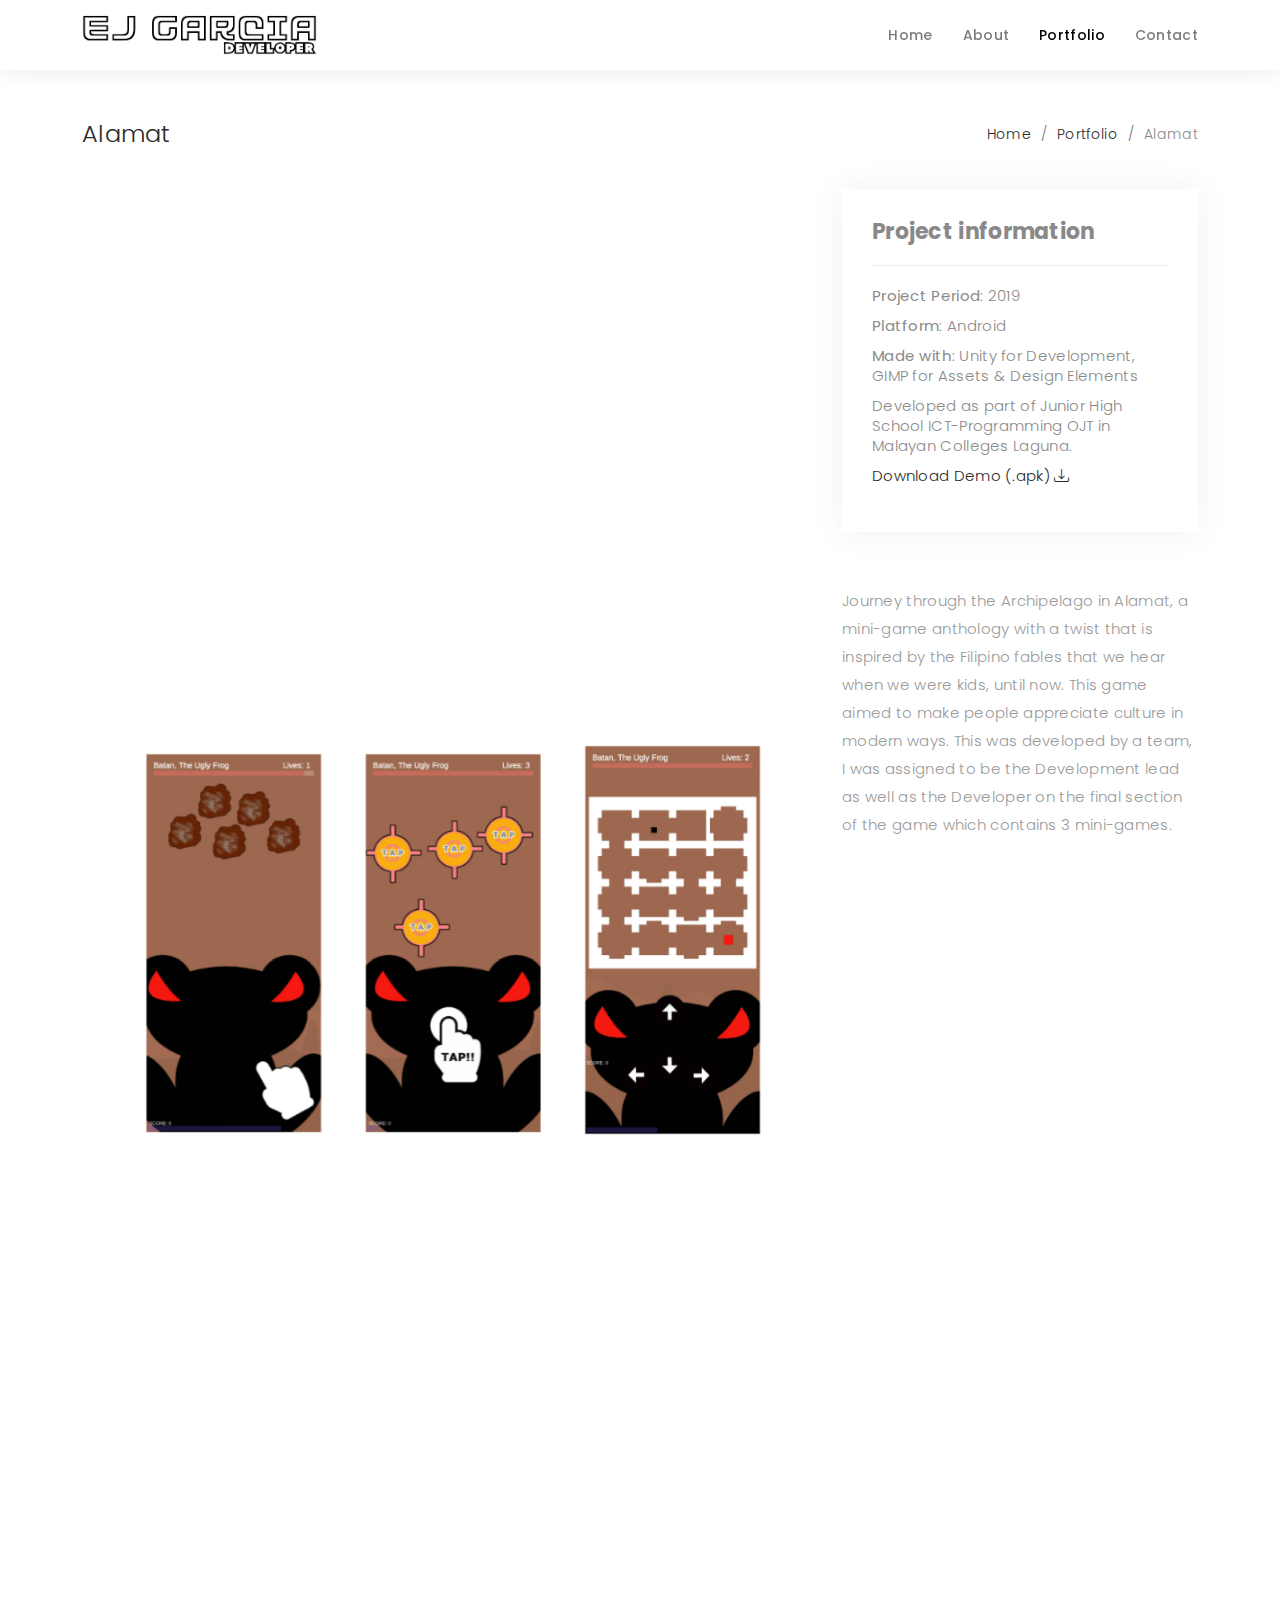
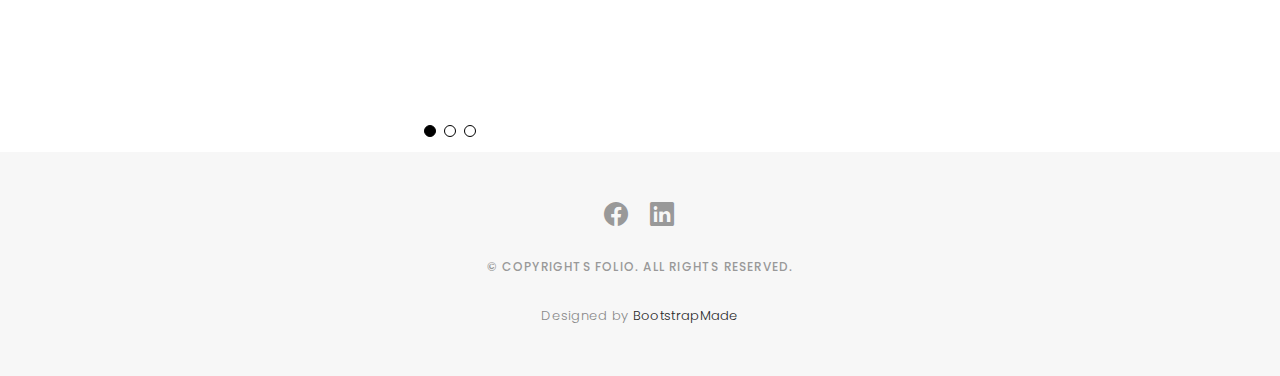
<file: ALdetails.html>
<!DOCTYPE html>
<html lang="en">

<head>
  <meta charset="utf-8">
  <meta content="width=device-width, initial-scale=1.0" name="viewport">

  <title>Alamat | Projects</title>
  <meta content="" name="description">
  <meta content="" name="keywords">

  <!-- Favicons -->
  <link href="assets/img/favicon.png" rel="icon">
  <link href="assets/img/apple-touch-icon.png" rel="apple-touch-icon">

  <!-- Google Fonts -->
  <link href="https://fonts.googleapis.com/css?family=Poppins:300,300i,400,400i,500,500i,600,600i,700,700i|Playfair+Display:400,400i,500,500i,600,600i,700,700i,900,900i" rel="stylesheet">

  <!-- Vendor CSS Files -->
  <link href="assets/vendor/bootstrap/css/bootstrap.min.css" rel="stylesheet">
  <link href="assets/vendor/bootstrap-icons/bootstrap-icons.css" rel="stylesheet">
  <link href="assets/vendor/boxicons/css/boxicons.min.css" rel="stylesheet">
  <link href="assets/vendor/glightbox/css/glightbox.min.css" rel="stylesheet">
  <link href="assets/vendor/swiper/swiper-bundle.min.css" rel="stylesheet">

  <!-- Template Main CSS File -->
  <link href="assets/css/style.css" rel="stylesheet">

  <!-- =======================================================
  * Template Name: Folio - v4.10.0
  * Template URL: https://bootstrapmade.com/folio-bootstrap-portfolio-template/
  * Author: BootstrapMade.com
  * License: https://bootstrapmade.com/license/
  ======================================================== -->
</head>

<body>

  <!-- ======= Header ======= -->
  <header id="header" class="fixed-top header-inner-pages">
    <div class="container d-flex align-items-center justify-content-between">

      <a href="index.html" class="logo"><img src="assets/img/logo.png" alt="" class="img-fluid"></a>
      <!-- Uncomment below if you prefer to use an text logo -->
      <!-- <h1 class="logo"><a href="index.html">Folio</a></h1> -->

      <nav id="navbar" class="navbar">
        <ul>
          <li><a class="nav-link scrollto " href="index.html#hero">Home</a></li>
          <li><a class="nav-link scrollto" href="index.html#about">About</a></li>
          <li><a class="nav-link active  scrollto" href="index.html#portfolio">Portfolio</a></li>
          <li><a class="nav-link scrollto" href="index.html#contact">Contact</a></li>
        </ul>
        <i class="bi bi-list mobile-nav-toggle"></i>
      </nav><!-- .navbar -->

    </div>
  </header><!-- End Header -->

  <main id="main">

    <!-- ======= Breadcrumbs Section ======= -->
    <section class="breadcrumbs">
      <div class="container">

        <div class="d-flex justify-content-between align-items-center">
          <h2>Alamat</h2>
          <ol>
            <li><a href="index.html">Home</a></li>
            <li><a href="index.html#portfolio">Portfolio</a></li>
            <li>Alamat</li>
          </ol>
        </div>

      </div>
    </section><!-- Breadcrumbs Section -->

    <!-- ======= Portfolio Details Section ======= -->
    <section id="portfolio-details" class="portfolio-details">
      <div class="container">

        <div class="row gy-4">

          <div class="col-lg-8">
            <div class="portfolio-details-slider swiper">
              <div class="swiper-wrapper align-items-center">

                <div class="swiper-slide">
                  <img src="assets/img/portfolio/AL-1.png" alt="">
                </div>

                <div class="swiper-slide">
                  <img src="assets/img/portfolio/AL-2.png" alt="">
                </div>

                <div class="swiper-slide">
                  <img src="assets/img/portfolio/AL-3.png" alt="">
                </div>

              </div>
              <div class="swiper-pagination"></div>
            </div>
          </div>

          <div class="col-lg-4">
            <div class="portfolio-info">
              <h3>Project information</h3>
              <ul>
                <li><strong>Project Period</strong>: 2019</li>
                <li><strong>Platform</strong>: Android</li>
                <li><strong>Made with</strong>: Unity for Development, GIMP for Assets & Design Elements</li>
                <li><strong></strong>Developed as part of Junior High School ICT-Programming OJT in Malayan Colleges Laguna.</li>
                <li></li>
                <a href="https://bit.ly/AL2019Demo" title="Download Demo" target="_blank"> Download Demo (.apk)  <i class="bi bi-download"></i></a>
              </ul>
            </div>
            <div class="portfolio-description">
              <p>
                Journey through the Archipelago in Alamat, a mini-game anthology with a twist that is inspired by the Filipino fables that we hear when we were kids, until now. This game aimed to make people appreciate culture in modern ways. This was developed by a team, I was assigned to be the Development lead as well as the Developer on the final section of the game which contains 3 mini-games.
              </p>
            </div>
          </div>

        </div>

      </div>
    </section><!-- End Portfolio Details Section -->

  </main><!-- End #main -->

<!-- ======= Footer ======= -->
<div id="footer" class="text-center">
  <div class="container">
    <div class="socials-media text-center">

      <ul class="list-unstyled">
        <li><a href="https://www.facebook.com/ejgarcia0155/"><i class="bi bi-facebook"></i></a></li>
        <li><a href="https://www.linkedin.com/in/ejgarcia0155/"><i class="bi bi-linkedin"></i></a></li>
      </ul>

    </div>

    <p>&copy; Copyrights Folio. All rights reserved.</p>

    <div class="credits">
      <!--
      All the links in the footer should remain intact.
      You can delete the links only if you purchased the pro version.
      Licensing information: https://bootstrapmade.com/license/
      Purchase the pro version with working PHP/AJAX contact form: https://bootstrapmade.com/buy/?theme=Folio
    -->
      Designed by <a href="https://bootstrapmade.com/">BootstrapMade</a>
    </div>

  </div>
</div><!-- End Footer -->

<a href="#" class="back-to-top d-flex align-items-center justify-content-center"><i class="bi bi-arrow-up-short"></i></a>

<!-- Vendor JS Files -->
<script src="assets/vendor/bootstrap/js/bootstrap.bundle.min.js"></script>
<script src="assets/vendor/glightbox/js/glightbox.min.js"></script>
<script src="assets/vendor/isotope-layout/isotope.pkgd.min.js"></script>
<script src="assets/vendor/swiper/swiper-bundle.min.js"></script>
<script src="assets/vendor/typed.js/typed.min.js"></script>
<script src="assets/vendor/php-email-form/validate.js"></script>

<!-- Template Main JS File -->
<script src="assets/js/main.js"></script>

</body>

</html>
</file>
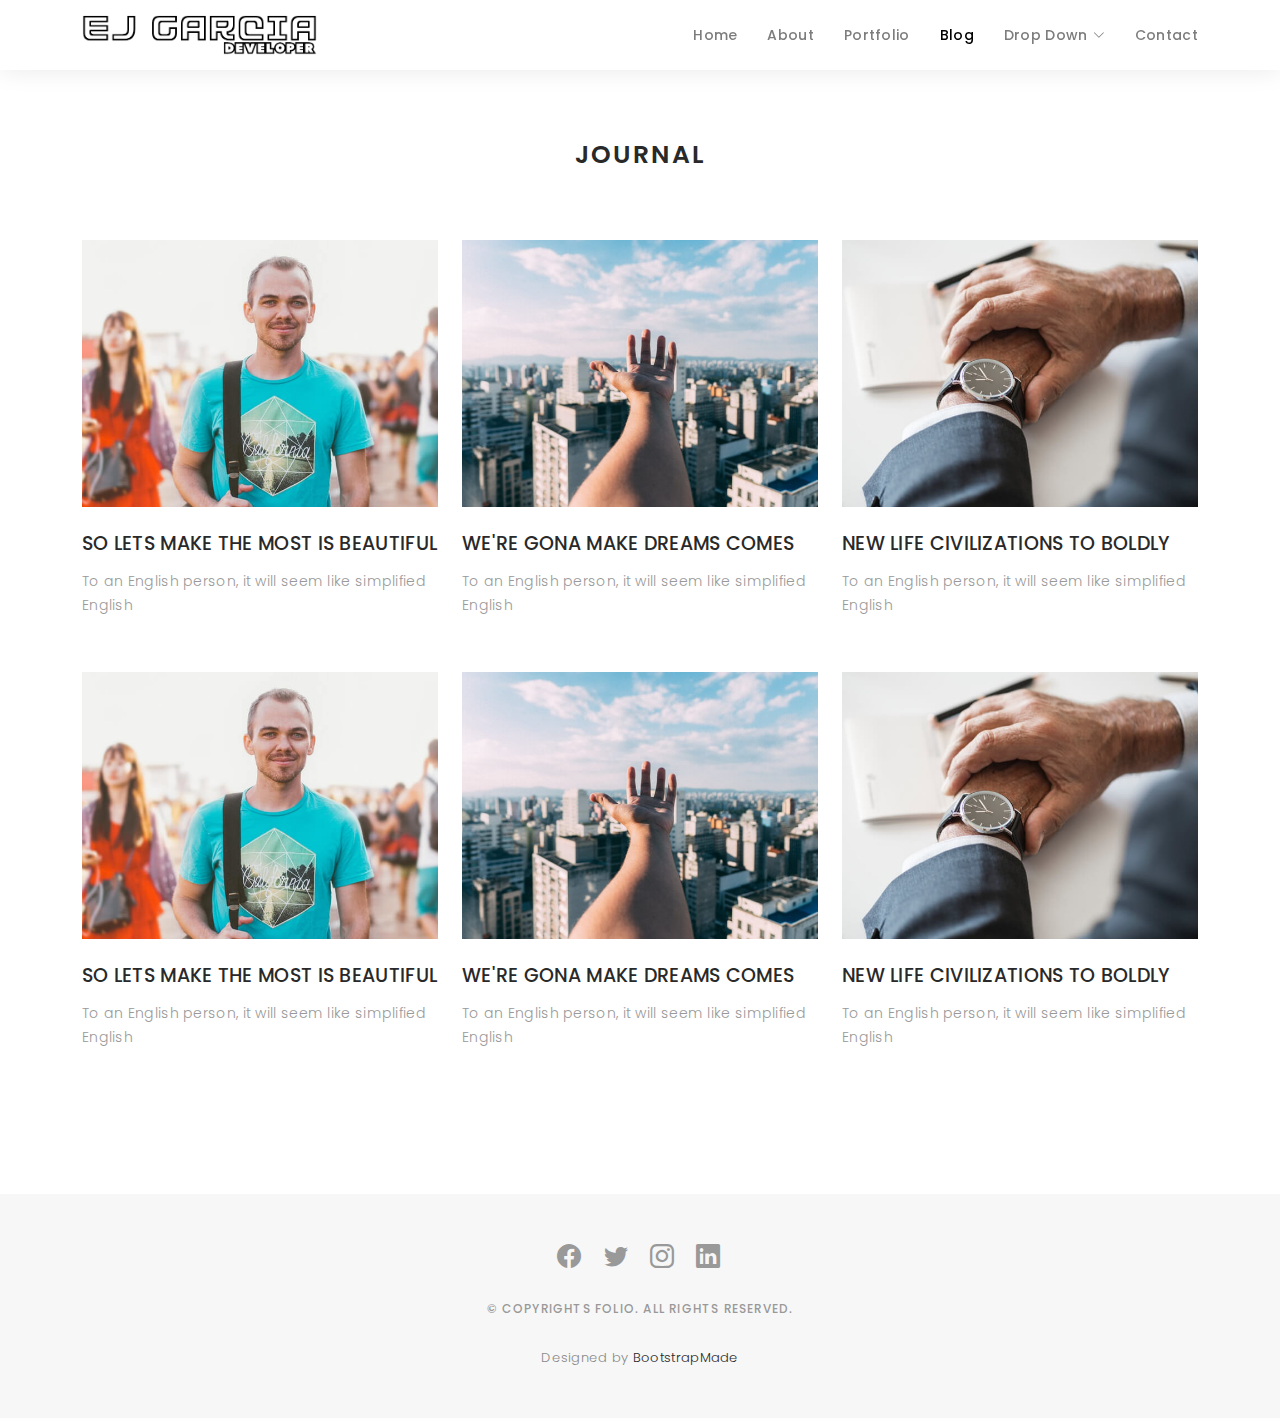
<file: blog-grid.html>
<!DOCTYPE html>
<html lang="en">

<head>
  <meta charset="utf-8">
  <meta content="width=device-width, initial-scale=1.0" name="viewport">

  <title>Folio Bootstrap Template - Blog Grid</title>
  <meta content="" name="description">
  <meta content="" name="keywords">

  <!-- Favicons -->
  <link href="assets/img/favicon.png" rel="icon">
  <link href="assets/img/apple-touch-icon.png" rel="apple-touch-icon">

  <!-- Google Fonts -->
  <link href="https://fonts.googleapis.com/css?family=Poppins:300,300i,400,400i,500,500i,600,600i,700,700i|Playfair+Display:400,400i,500,500i,600,600i,700,700i,900,900i" rel="stylesheet">

  <!-- Vendor CSS Files -->
  <link href="assets/vendor/bootstrap/css/bootstrap.min.css" rel="stylesheet">
  <link href="assets/vendor/bootstrap-icons/bootstrap-icons.css" rel="stylesheet">
  <link href="assets/vendor/boxicons/css/boxicons.min.css" rel="stylesheet">
  <link href="assets/vendor/glightbox/css/glightbox.min.css" rel="stylesheet">
  <link href="assets/vendor/swiper/swiper-bundle.min.css" rel="stylesheet">

  <!-- Template Main CSS File -->
  <link href="assets/css/style.css" rel="stylesheet">

  <!-- =======================================================
  * Template Name: Folio - v4.10.0
  * Template URL: https://bootstrapmade.com/folio-bootstrap-portfolio-template/
  * Author: BootstrapMade.com
  * License: https://bootstrapmade.com/license/
  ======================================================== -->
</head>

<body>

  <!-- ======= Header ======= -->
  <header id="header" class="fixed-top header-inner-pages">
    <div class="container d-flex align-items-center justify-content-between">

      <a href="index.html" class="logo"><img src="assets/img/logo.png" alt="" class="img-fluid"></a>
      <!-- Uncomment below if you prefer to use an text logo -->
      <!-- <h1 class="logo"><a href="index.html">Folio</a></h1> -->

      <nav id="navbar" class="navbar">
        <ul>
          <li><a class="nav-link scrollto " href="#hero">Home</a></li>
          <li><a class="nav-link scrollto" href="#about">About</a></li>
          <li><a class="nav-link  scrollto" href="#portfolio">Portfolio</a></li>
          <li><a class="nav-link active  scrollto" href="#journal">Blog</a></li>
          <li class="dropdown"><a href="#"><span>Drop Down</span> <i class="bi bi-chevron-down"></i></a>
            <ul>
              <li><a href="#">Drop Down 1</a></li>
              <li class="dropdown"><a href="#"><span>Deep Drop Down</span> <i class="bi bi-chevron-right"></i></a>
                <ul>
                  <li><a href="#">Deep Drop Down 1</a></li>
                  <li><a href="#">Deep Drop Down 2</a></li>
                  <li><a href="#">Deep Drop Down 3</a></li>
                  <li><a href="#">Deep Drop Down 4</a></li>
                  <li><a href="#">Deep Drop Down 5</a></li>
                </ul>
              </li>
              <li><a href="#">Drop Down 2</a></li>
              <li><a href="#">Drop Down 3</a></li>
              <li><a href="#">Drop Down 4</a></li>
            </ul>
          </li>
          <li><a class="nav-link scrollto" href="#contact">Contact</a></li>
        </ul>
        <i class="bi bi-list mobile-nav-toggle"></i>
      </nav><!-- .navbar -->

    </div>
  </header><!-- End Header -->

  <main id="main">

    <!-- ======= Blog Grid ======= -->
    <div id="journal-blog" class="text-left  paddsections">

      <div class="container">
        <div class="section-title text-center">
          <h2>journal</h2>
        </div>
      </div>

      <div class="container">
        <div class="journal-block">
          <div class="row">

            <div class="col-lg-4 col-md-6">
              <div class="journal-info mb-30">

                <a href="blog-single.html"><img src="assets/img/blog-post-1.jpg" class="img-responsive" alt="img"></a>

                <div class="journal-txt">

                  <h4><a href="blog-single.html">SO LETS MAKE THE MOST IS BEAUTIFUL</a></h4>
                  <p class="separator">To an English person, it will seem like simplified English
                  </p>

                </div>

              </div>
            </div>

            <div class="col-lg-4 col-md-6">
              <div class="journal-info mb-30">

                <a href="blog-single.html"><img src="assets/img/blog-post-2.jpg" class="img-responsive" alt="img"></a>

                <div class="journal-txt">

                  <h4><a href="blog-single.html">WE'RE GONA MAKE DREAMS COMES</a></h4>
                  <p class="separator">To an English person, it will seem like simplified English
                  </p>

                </div>

              </div>
            </div>

            <div class="col-lg-4 col-md-6">
              <div class="journal-info mb-30">

                <a href="blog-single.html"><img src="assets/img/blog-post-3.jpg" class="img-responsive" alt="img"></a>

                <div class="journal-txt">

                  <h4><a href="blog-single.html">NEW LIFE CIVILIZATIONS TO BOLDLY</a></h4>
                  <p class="separator">To an English person, it will seem like simplified English
                  </p>

                </div>

              </div>
            </div>

            <div class="col-lg-4 col-md-6">
              <div class="journal-info mb-30">

                <a href="blog-single.html"><img src="assets/img/blog-post-1.jpg" class="img-responsive" alt="img"></a>

                <div class="journal-txt">

                  <h4><a href="blog-single.html">SO LETS MAKE THE MOST IS BEAUTIFUL</a></h4>
                  <p class="separator">To an English person, it will seem like simplified English
                  </p>

                </div>

              </div>
            </div>

            <div class="col-lg-4 col-md-6">
              <div class="journal-info mb-30">

                <a href="blog-single.html"><img src="assets/img/blog-post-2.jpg" class="img-responsive" alt="img"></a>

                <div class="journal-txt">

                  <h4><a href="blog-single.html">WE'RE GONA MAKE DREAMS COMES</a></h4>
                  <p class="separator">To an English person, it will seem like simplified English
                  </p>

                </div>

              </div>
            </div>

            <div class="col-lg-4 col-md-6">
              <div class="journal-info mb-30">

                <a href="blog-single.html"><img src="assets/img/blog-post-3.jpg" class="img-responsive" alt="img"></a>

                <div class="journal-txt">

                  <h4><a href="blog-single.html">NEW LIFE CIVILIZATIONS TO BOLDLY</a></h4>
                  <p class="separator">To an English person, it will seem like simplified English
                  </p>

                </div>

              </div>
            </div>

          </div>
        </div>
      </div>
    </div><!-- End Blog Grid -->

  </main><!-- End #main -->

  <!-- ======= Footer ======= -->
  <div id="footer" class="text-center">
    <div class="container">
      <div class="socials-media text-center">

        <ul class="list-unstyled">
          <li><a href="#"><i class="bi bi-facebook"></i></a></li>
          <li><a href="#"><i class="bi bi-twitter"></i></a></li>
          <li><a href="#"><i class="bi bi-instagram"></i></a></li>
          <li><a href="#"><i class="bi bi-linkedin"></i></a></li>
        </ul>

      </div>

      <p>&copy; Copyrights Folio. All rights reserved.</p>

      <div class="credits">
        <!--
        All the links in the footer should remain intact.
        You can delete the links only if you purchased the pro version.
        Licensing information: https://bootstrapmade.com/license/
        Purchase the pro version with working PHP/AJAX contact form: https://bootstrapmade.com/buy/?theme=Folio
      -->
        Designed by <a href="https://bootstrapmade.com/">BootstrapMade</a>
      </div>

    </div>
  </div><!-- End Footer -->

  <a href="#" class="back-to-top d-flex align-items-center justify-content-center"><i class="bi bi-arrow-up-short"></i></a>

  <!-- Vendor JS Files -->
  <script src="assets/vendor/bootstrap/js/bootstrap.bundle.min.js"></script>
  <script src="assets/vendor/glightbox/js/glightbox.min.js"></script>
  <script src="assets/vendor/isotope-layout/isotope.pkgd.min.js"></script>
  <script src="assets/vendor/swiper/swiper-bundle.min.js"></script>
  <script src="assets/vendor/typed.js/typed.min.js"></script>
  <script src="assets/vendor/php-email-form/validate.js"></script>

  <!-- Template Main JS File -->
  <script src="assets/js/main.js"></script>

</body>

</html>
</file>
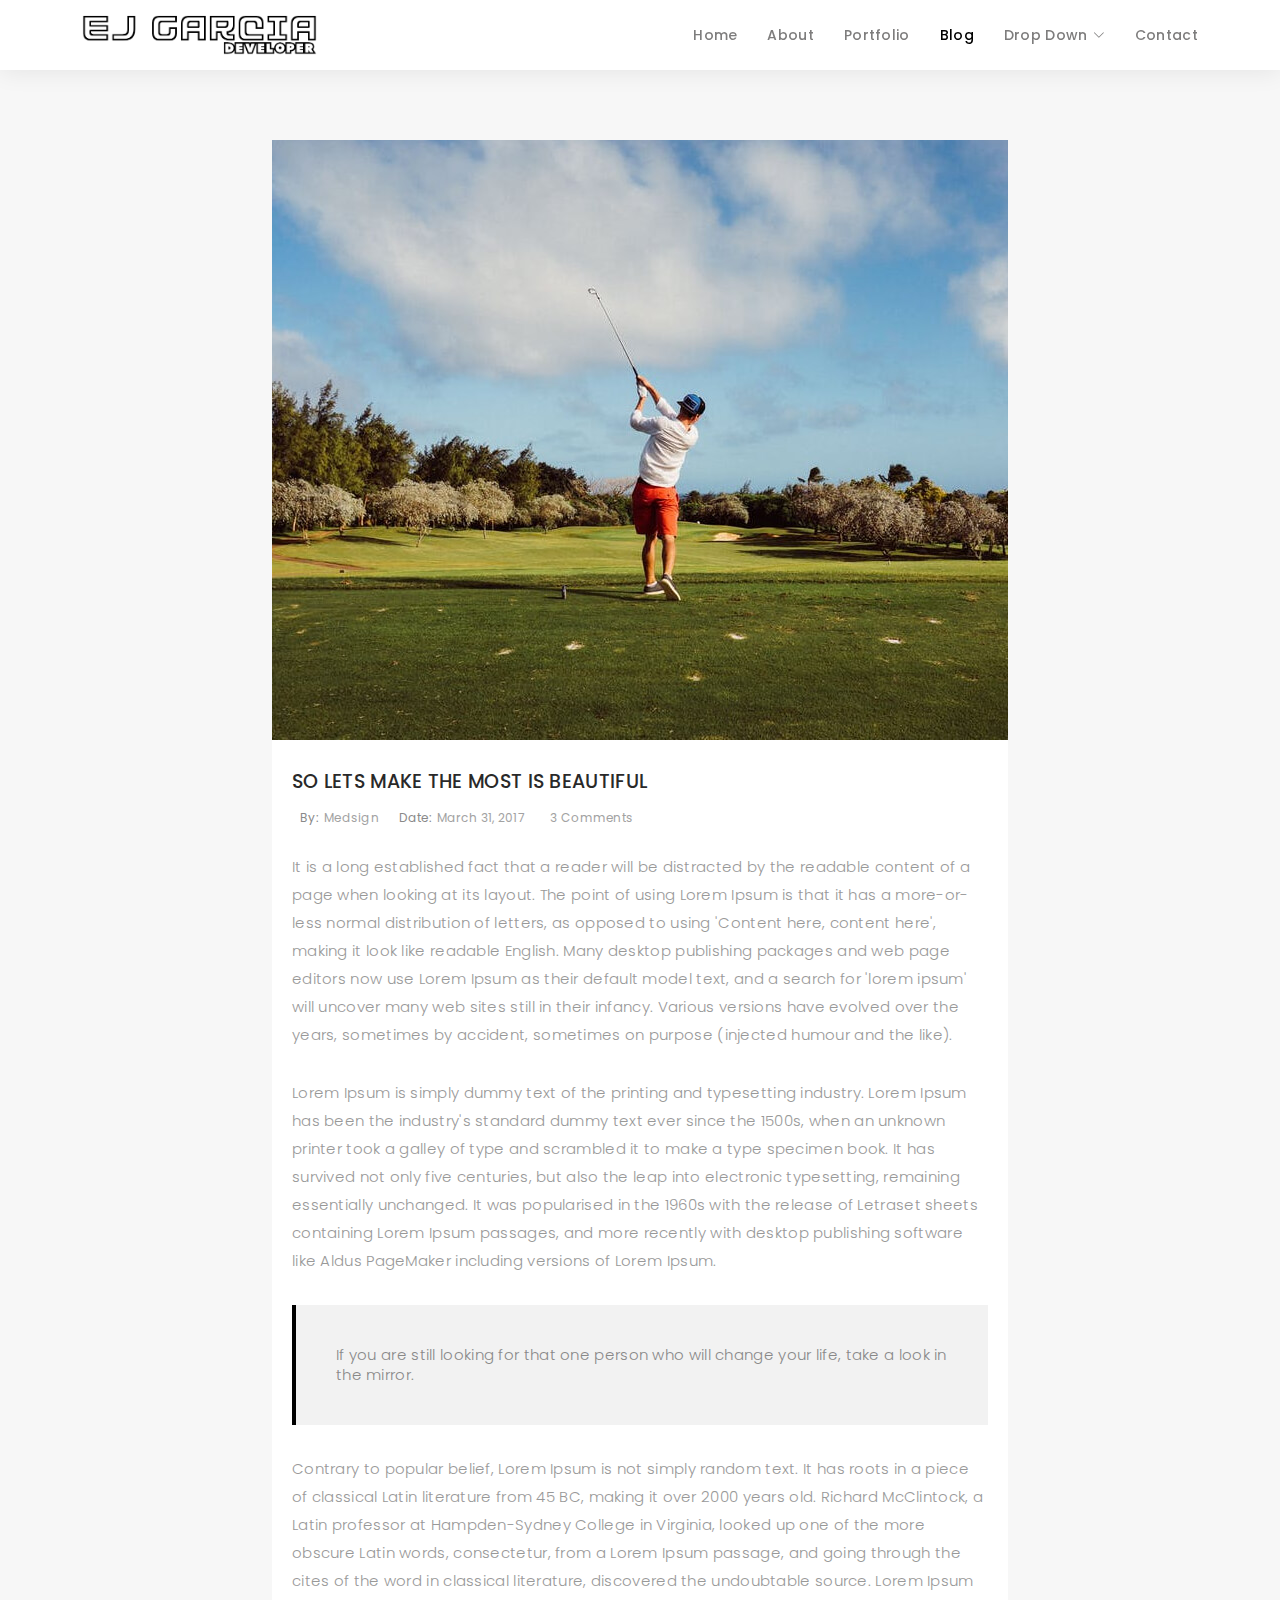
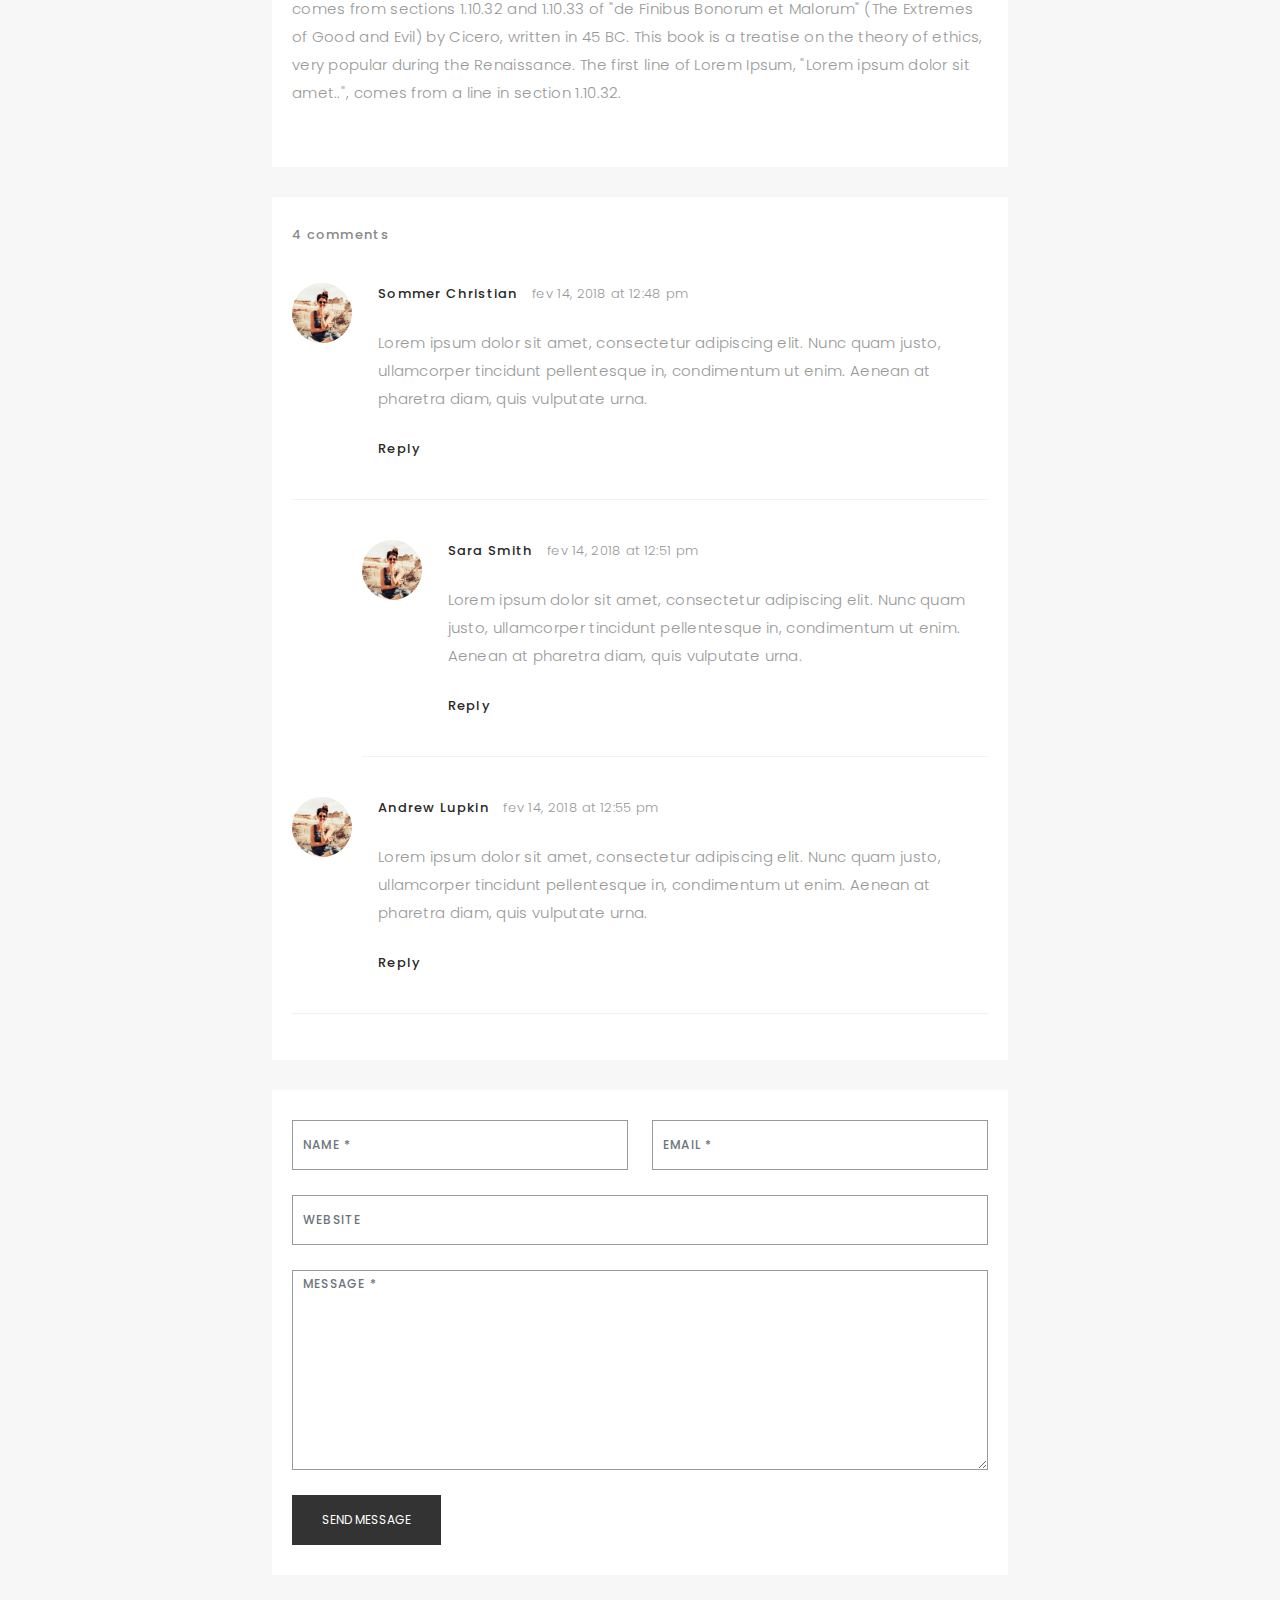
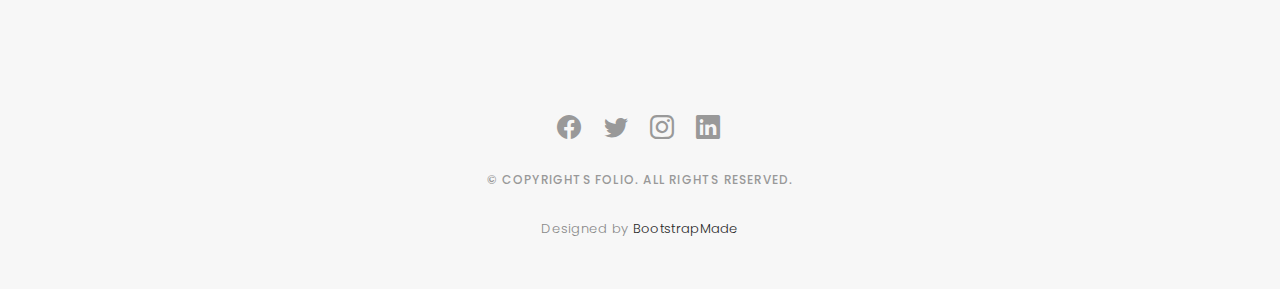
<file: blog-single.html>
<!DOCTYPE html>
<html lang="en">

<head>
  <meta charset="utf-8">
  <meta content="width=device-width, initial-scale=1.0" name="viewport">

  <title>Folio Bootstrap Template - Blog Single</title>
  <meta content="" name="description">
  <meta content="" name="keywords">

  <!-- Favicons -->
  <link href="assets/img/favicon.png" rel="icon">
  <link href="assets/img/apple-touch-icon.png" rel="apple-touch-icon">

  <!-- Google Fonts -->
  <link href="https://fonts.googleapis.com/css?family=Poppins:300,300i,400,400i,500,500i,600,600i,700,700i|Playfair+Display:400,400i,500,500i,600,600i,700,700i,900,900i" rel="stylesheet">

  <!-- Vendor CSS Files -->
  <link href="assets/vendor/bootstrap/css/bootstrap.min.css" rel="stylesheet">
  <link href="assets/vendor/bootstrap-icons/bootstrap-icons.css" rel="stylesheet">
  <link href="assets/vendor/boxicons/css/boxicons.min.css" rel="stylesheet">
  <link href="assets/vendor/glightbox/css/glightbox.min.css" rel="stylesheet">
  <link href="assets/vendor/swiper/swiper-bundle.min.css" rel="stylesheet">

  <!-- Template Main CSS File -->
  <link href="assets/css/style.css" rel="stylesheet">

  <!-- =======================================================
  * Template Name: Folio - v4.10.0
  * Template URL: https://bootstrapmade.com/folio-bootstrap-portfolio-template/
  * Author: BootstrapMade.com
  * License: https://bootstrapmade.com/license/
  ======================================================== -->
</head>

<body>

  <!-- ======= Header ======= -->
  <header id="header" class="fixed-top header-inner-pages">
    <div class="container d-flex align-items-center justify-content-between">

      <a href="index.html" class="logo"><img src="assets/img/logo.png" alt="" class="img-fluid"></a>
      <!-- Uncomment below if you prefer to use an text logo -->
      <!-- <h1 class="logo"><a href="index.html">Folio</a></h1> -->

      <nav id="navbar" class="navbar">
        <ul>
          <li><a class="nav-link scrollto " href="#hero">Home</a></li>
          <li><a class="nav-link scrollto" href="#about">About</a></li>
          <li><a class="nav-link  scrollto" href="#portfolio">Portfolio</a></li>
          <li><a class="nav-link active  scrollto" href="#journal">Blog</a></li>
          <li class="dropdown"><a href="#"><span>Drop Down</span> <i class="bi bi-chevron-down"></i></a>
            <ul>
              <li><a href="#">Drop Down 1</a></li>
              <li class="dropdown"><a href="#"><span>Deep Drop Down</span> <i class="bi bi-chevron-right"></i></a>
                <ul>
                  <li><a href="#">Deep Drop Down 1</a></li>
                  <li><a href="#">Deep Drop Down 2</a></li>
                  <li><a href="#">Deep Drop Down 3</a></li>
                  <li><a href="#">Deep Drop Down 4</a></li>
                  <li><a href="#">Deep Drop Down 5</a></li>
                </ul>
              </li>
              <li><a href="#">Drop Down 2</a></li>
              <li><a href="#">Drop Down 3</a></li>
              <li><a href="#">Drop Down 4</a></li>
            </ul>
          </li>
          <li><a class="nav-link scrollto" href="#contact">Contact</a></li>
        </ul>
        <i class="bi bi-list mobile-nav-toggle"></i>
      </nav><!-- .navbar -->

    </div>
  </header><!-- End Header -->

  <main id="main">

    <!-- ======= Blog Single ======= -->
    <div class="main-content paddsection">
      <div class="container">
        <div class="row justify-content-center">
          <div class="col-md-8 col-md-offset-2">
            <div class="row">
              <div class="container-main single-main">
                <div class="col-md-12">
                  <div class="block-main mb-30">
                    <img src="assets/img/blog-post-big.jpg" class="img-responsive" alt="reviews2">
                    <div class="content-main single-post padDiv">
                      <div class="journal-txt">
                        <h4><a href="#">SO LETS MAKE THE MOST IS BEAUTIFUL</a></h4>
                      </div>
                      <div class="post-meta">
                        <ul class="list-unstyled mb-0">
                          <li class="author">by:<a href="#">medsign</a></li>
                          <li class="date">date:<a href="#">March 31, 2017</a></li>
                          <li class="commont"><i class="ion-ios-heart-outline"></i><a href="#">3 Comments</a></li>
                        </ul>
                      </div>
                      <p class="mb-30">It is a long established fact that a reader will be distracted by the readable content of a page when looking at its layout. The point of using Lorem Ipsum is that it has a more-or-less normal distribution of letters, as opposed to
                        using 'Content here, content here', making it look like readable English. Many desktop publishing packages and web page editors now use Lorem Ipsum as their default model text, and a search for 'lorem ipsum' will uncover many web
                        sites still in their infancy. Various versions have evolved over the years, sometimes by accident, sometimes on purpose (injected humour and the like).</p>
                      <p class="mb-30">Lorem Ipsum is simply dummy text of the printing and typesetting industry. Lorem Ipsum has been the industry's standard dummy text ever since the 1500s, when an unknown printer took a galley of type and scrambled it to make a type
                        specimen book. It has survived not only five centuries, but also the leap into electronic typesetting, remaining essentially unchanged. It was popularised in the 1960s with the release of Letraset sheets containing Lorem Ipsum passages,
                        and more recently with desktop publishing software like Aldus PageMaker including versions of Lorem Ipsum.</p>
                      <blockquote>If you are still looking for that one person who will change your life, take a look in the mirror.</blockquote>
                      <p class="mb-30">Contrary to popular belief, Lorem Ipsum is not simply random text. It has roots in a piece of classical Latin literature from 45 BC, making it over 2000 years old. Richard McClintock, a Latin professor at Hampden-Sydney College in
                        Virginia, looked up one of the more obscure Latin words, consectetur, from a Lorem Ipsum passage, and going through the cites of the word in classical literature, discovered the undoubtable source. Lorem Ipsum comes from sections
                        1.10.32 and 1.10.33 of "de Finibus Bonorum et Malorum" (The Extremes of Good and Evil) by Cicero, written in 45 BC. This book is a treatise on the theory of ethics, very popular during the Renaissance. The first line of Lorem Ipsum,
                        "Lorem ipsum dolor sit amet..", comes from a line in section 1.10.32.</p>
                    </div>
                  </div>
                </div>
                <div class="col-md-12">
                  <div class="comments text-left padDiv mb-30">
                    <div class="entry-comments">
                      <h6 class="mb-30">4 comments</h6>
                      <ul class="entry-comments-list list-unstyled">
                        <li>
                          <div class="entry-comments-item">
                            <img src="assets/img/avatar.jpg" class="entry-comments-avatar" alt="">
                            <div class="entry-comments-body">
                              <span class="entry-comments-author">Sommer Christian</span>
                              <span><a href="#">fev 14, 2018 at 12:48 pm</a></span>
                              <p class="mb-10">Lorem ipsum dolor sit amet, consectetur adipiscing elit. Nunc quam justo, ullamcorper tincidunt pellentesque in, condimentum ut enim. Aenean at pharetra diam, quis vulputate urna. </p>
                              <a class="rep" href="#">Reply</a>
                            </div>
                          </div>
                          <ul class="entry-comments-reply list-unstyled">
                            <li>
                              <div class="entry-comments-item">
                                <img src="assets/img/avatar.jpg" class="entry-comments-avatar" alt="">
                                <div class="entry-comments-body">
                                  <span class="entry-comments-author">Sara Smith</span>
                                  <span><a href="#">fev 14, 2018 at 12:51 pm</a></span>
                                  <p class="mb-10">Lorem ipsum dolor sit amet, consectetur adipiscing elit. Nunc quam justo, ullamcorper tincidunt pellentesque in, condimentum ut enim. Aenean at pharetra diam, quis vulputate urna.</p>
                                  <a class="rep" href="#">Reply</a>
                                </div>
                              </div>
                            </li>
                          </ul>
                        </li>
                        <li>
                          <div class="entry-comments-item">
                            <img src="assets/img/avatar.jpg" class="entry-comments-avatar" alt="">
                            <div class="entry-comments-body">
                              <span class="entry-comments-author">Andrew Lupkin</span>
                              <span><a href="#">fev 14, 2018 at 12:55 pm</a></span>
                              <p class="mb-10">Lorem ipsum dolor sit amet, consectetur adipiscing elit. Nunc quam justo, ullamcorper tincidunt pellentesque in, condimentum ut enim. Aenean at pharetra diam, quis vulputate urna. </p>
                              <a class="rep" href="#">Reply</a>
                            </div>
                          </div>
                        </li>
                      </ul>
                    </div>
                  </div>
                </div>
                <div class="col-lg-12">
                  <div class="cmt padDiv">
                    <form id="comment-form" method="post" action="" role="form">
                      <div class="row">
                        <div class="col-lg-6">
                          <div class="form-group">
                            <input id="form_name" type="text" name="name" class="form-control" placeholder="Name *" required="required">
                          </div>
                        </div>
                        <div class="col-lg-6">
                          <div class="form-group">
                            <input id="form_email" type="email" name="email" class="form-control" placeholder="email *" required="required">
                          </div>
                        </div>
                        <div class="col-md-12">
                          <div class="form-group">
                            <input id="form_name" type="text" name="website" class="form-control" placeholder="Website">
                          </div>
                        </div>
                        <div class="col-lg-12">
                          <div class="form-group">
                            <textarea id="form_message" name="message" class="form-control" placeholder="Message *" style="height: 200px;" required="required"></textarea>
                          </div>
                        </div>
                        <div class="col-lg-12">
                          <input type="submit" class="btn btn-defeault btn-send" value="Send message">
                        </div>
                      </div>
                    </form>
                  </div>
                </div>
              </div>
            </div>
          </div>
        </div>
      </div>
    </div><!-- End Blog Single -->

  </main><!-- End #main -->

  <!-- ======= Footer ======= -->
  <div id="footer" class="text-center">
    <div class="container">
      <div class="socials-media text-center">

        <ul class="list-unstyled">
          <li><a href="#"><i class="bi bi-facebook"></i></a></li>
          <li><a href="#"><i class="bi bi-twitter"></i></a></li>
          <li><a href="#"><i class="bi bi-instagram"></i></a></li>
          <li><a href="#"><i class="bi bi-linkedin"></i></a></li>
        </ul>

      </div>

      <p>&copy; Copyrights Folio. All rights reserved.</p>

      <div class="credits">
        <!--
        All the links in the footer should remain intact.
        You can delete the links only if you purchased the pro version.
        Licensing information: https://bootstrapmade.com/license/
        Purchase the pro version with working PHP/AJAX contact form: https://bootstrapmade.com/buy/?theme=Folio
      -->
        Designed by <a href="https://bootstrapmade.com/">BootstrapMade</a>
      </div>

    </div>
  </div><!-- End Footer -->

  <a href="#" class="back-to-top d-flex align-items-center justify-content-center"><i class="bi bi-arrow-up-short"></i></a>

  <!-- Vendor JS Files -->
  <script src="assets/vendor/bootstrap/js/bootstrap.bundle.min.js"></script>
  <script src="assets/vendor/glightbox/js/glightbox.min.js"></script>
  <script src="assets/vendor/isotope-layout/isotope.pkgd.min.js"></script>
  <script src="assets/vendor/swiper/swiper-bundle.min.js"></script>
  <script src="assets/vendor/typed.js/typed.min.js"></script>
  <script src="assets/vendor/php-email-form/validate.js"></script>

  <!-- Template Main JS File -->
  <script src="assets/js/main.js"></script>

</body>

</html>
</file>
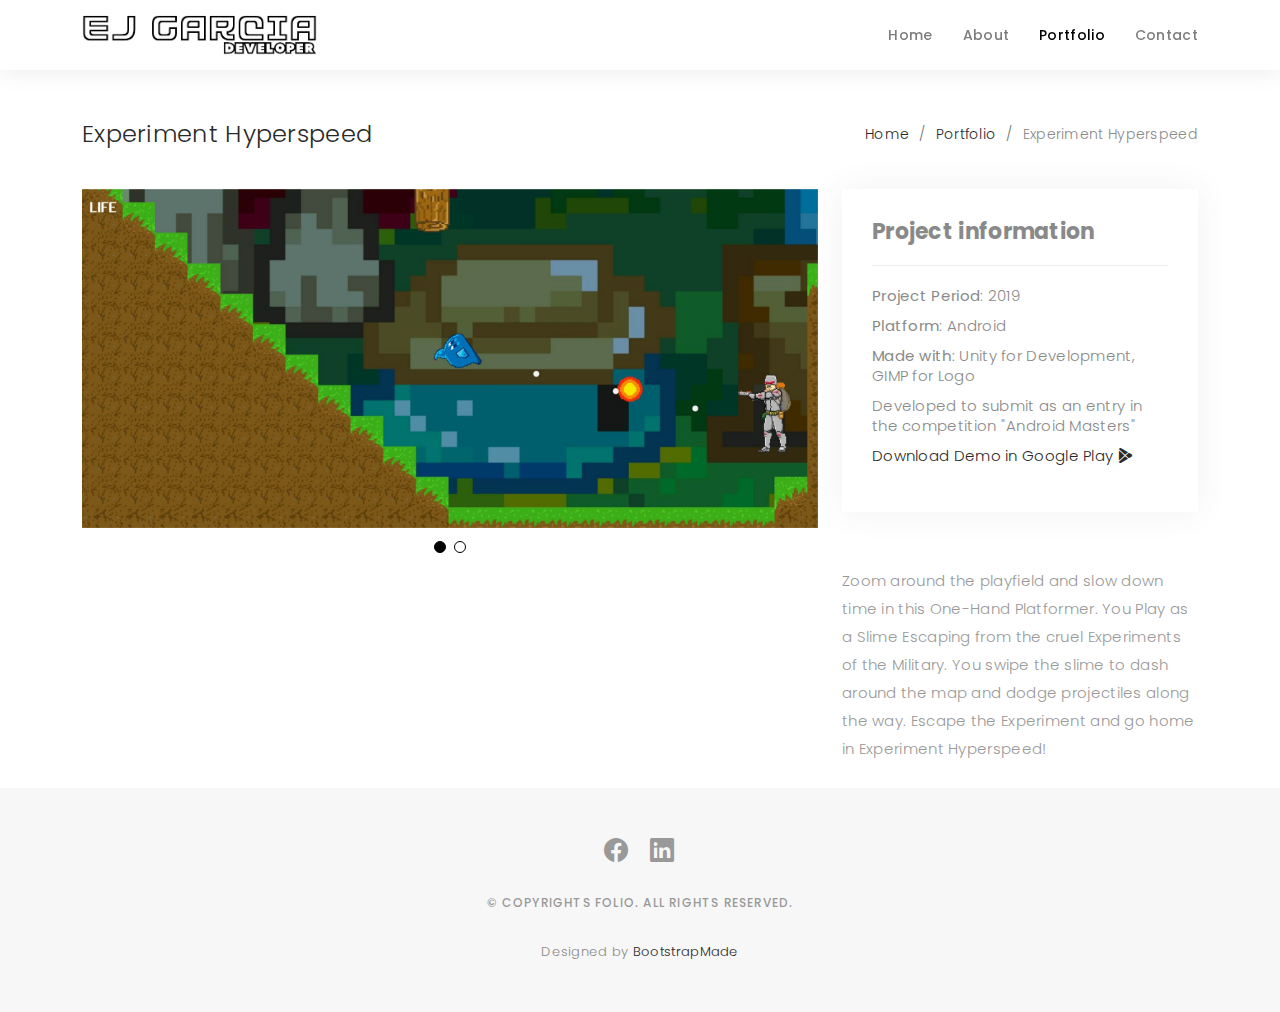
<file: EHdetails.html>
<!DOCTYPE html>
<html lang="en">

<head>
  <meta charset="utf-8">
  <meta content="width=device-width, initial-scale=1.0" name="viewport">

  <title>Experiment Hyperspeed | Projects</title>
  <meta content="" name="description">
  <meta content="" name="keywords">

  <!-- Favicons -->
  <link href="assets/img/favicon.png" rel="icon">
  <link href="assets/img/apple-touch-icon.png" rel="apple-touch-icon">

  <!-- Google Fonts -->
  <link href="https://fonts.googleapis.com/css?family=Poppins:300,300i,400,400i,500,500i,600,600i,700,700i|Playfair+Display:400,400i,500,500i,600,600i,700,700i,900,900i" rel="stylesheet">

  <!-- Vendor CSS Files -->
  <link href="assets/vendor/bootstrap/css/bootstrap.min.css" rel="stylesheet">
  <link href="assets/vendor/bootstrap-icons/bootstrap-icons.css" rel="stylesheet">
  <link href="assets/vendor/boxicons/css/boxicons.min.css" rel="stylesheet">
  <link href="assets/vendor/glightbox/css/glightbox.min.css" rel="stylesheet">
  <link href="assets/vendor/swiper/swiper-bundle.min.css" rel="stylesheet">

  <!-- Template Main CSS File -->
  <link href="assets/css/style.css" rel="stylesheet">

  <!-- =======================================================
  * Template Name: Folio - v4.10.0
  * Template URL: https://bootstrapmade.com/folio-bootstrap-portfolio-template/
  * Author: BootstrapMade.com
  * License: https://bootstrapmade.com/license/
  ======================================================== -->
</head>

<body>

  <!-- ======= Header ======= -->
  <header id="header" class="fixed-top header-inner-pages">
    <div class="container d-flex align-items-center justify-content-between">

      <a href="index.html" class="logo"><img src="assets/img/logo.png" alt="" class="img-fluid"></a>
      <!-- Uncomment below if you prefer to use an text logo -->
      <!-- <h1 class="logo"><a href="index.html">Folio</a></h1> -->

      <nav id="navbar" class="navbar">
        <ul>
          <li><a class="nav-link scrollto " href="index.html#hero">Home</a></li>
          <li><a class="nav-link scrollto" href="index.html#about">About</a></li>
          <li><a class="nav-link active  scrollto" href="index.html#portfolio">Portfolio</a></li>
          <li><a class="nav-link scrollto" href="index.html#contact">Contact</a></li>
        </ul>
        <i class="bi bi-list mobile-nav-toggle"></i>
      </nav><!-- .navbar -->

    </div>
  </header><!-- End Header -->

  <main id="main">

    <!-- ======= Breadcrumbs Section ======= -->
    <section class="breadcrumbs">
      <div class="container">

        <div class="d-flex justify-content-between align-items-center">
          <h2>Experiment Hyperspeed</h2>
          <ol>
            <li><a href="index.html">Home</a></li>
            <li><a href="index.html#portfolio">Portfolio</a></li>
            <li>Experiment Hyperspeed</li>
          </ol>
        </div>

      </div>
    </section><!-- Breadcrumbs Section -->

    <!-- ======= Portfolio Details Section ======= -->
    <section id="portfolio-details" class="portfolio-details">
      <div class="container">

        <div class="row gy-4">

          <div class="col-lg-8">
            <div class="portfolio-details-slider swiper">
              <div class="swiper-wrapper align-items-center">

                <div class="swiper-slide">
                  <img src="assets/img/portfolio/EH-1.png" alt="">
                </div>

                <div class="swiper-slide">
                  <img src="assets/img/portfolio/EH-2.png" alt="">
                </div>

              </div>
              <div class="swiper-pagination"></div>
            </div>
          </div>

          <div class="col-lg-4">
            <div class="portfolio-info">
              <h3>Project information</h3>
              <ul>
                <li><strong>Project Period</strong>: 2019</li>
                <li><strong>Platform</strong>: Android</li>
                <li><strong>Made with</strong>: Unity for Development, GIMP for Logo</li>
                <li><strong></strong>Developed to submit as an entry in the competition "Android Masters"</li>
                <li></li>
                <a href="https://play.google.com/store/apps/details?id=com.TTsWorld.ExperimentHyperSpeed&hl=en&gl=US" title="Download In Google Play" target="_blank"> Download Demo in Google Play  <i class="bi bi-google-play"></i></a>
              </ul>
            </div>
            <div class="portfolio-description">
              <p>
                Zoom around the playfield and slow down time in this One-Hand Platformer. You Play as a Slime Escaping from the cruel Experiments of the Military. You swipe the slime to dash around the map and dodge projectiles along the way. Escape the Experiment and go home in Experiment Hyperspeed!
              </p>
            </div>
          </div>

        </div>

      </div>
    </section><!-- End Portfolio Details Section -->

  </main><!-- End #main -->

<!-- ======= Footer ======= -->
<div id="footer" class="text-center">
  <div class="container">
    <div class="socials-media text-center">

      <ul class="list-unstyled">
        <li><a href="https://www.facebook.com/ejgarcia0155/"><i class="bi bi-facebook"></i></a></li>
        <li><a href="https://www.linkedin.com/in/ejgarcia0155/"><i class="bi bi-linkedin"></i></a></li>
      </ul>

    </div>

    <p>&copy; Copyrights Folio. All rights reserved.</p>

    <div class="credits">
      <!--
      All the links in the footer should remain intact.
      You can delete the links only if you purchased the pro version.
      Licensing information: https://bootstrapmade.com/license/
      Purchase the pro version with working PHP/AJAX contact form: https://bootstrapmade.com/buy/?theme=Folio
    -->
      Designed by <a href="https://bootstrapmade.com/">BootstrapMade</a>
    </div>

  </div>
</div><!-- End Footer -->

<a href="#" class="back-to-top d-flex align-items-center justify-content-center"><i class="bi bi-arrow-up-short"></i></a>

<!-- Vendor JS Files -->
<script src="assets/vendor/bootstrap/js/bootstrap.bundle.min.js"></script>
<script src="assets/vendor/glightbox/js/glightbox.min.js"></script>
<script src="assets/vendor/isotope-layout/isotope.pkgd.min.js"></script>
<script src="assets/vendor/swiper/swiper-bundle.min.js"></script>
<script src="assets/vendor/typed.js/typed.min.js"></script>
<script src="assets/vendor/php-email-form/validate.js"></script>

<!-- Template Main JS File -->
<script src="assets/js/main.js"></script>

</body>

</html>
</file>
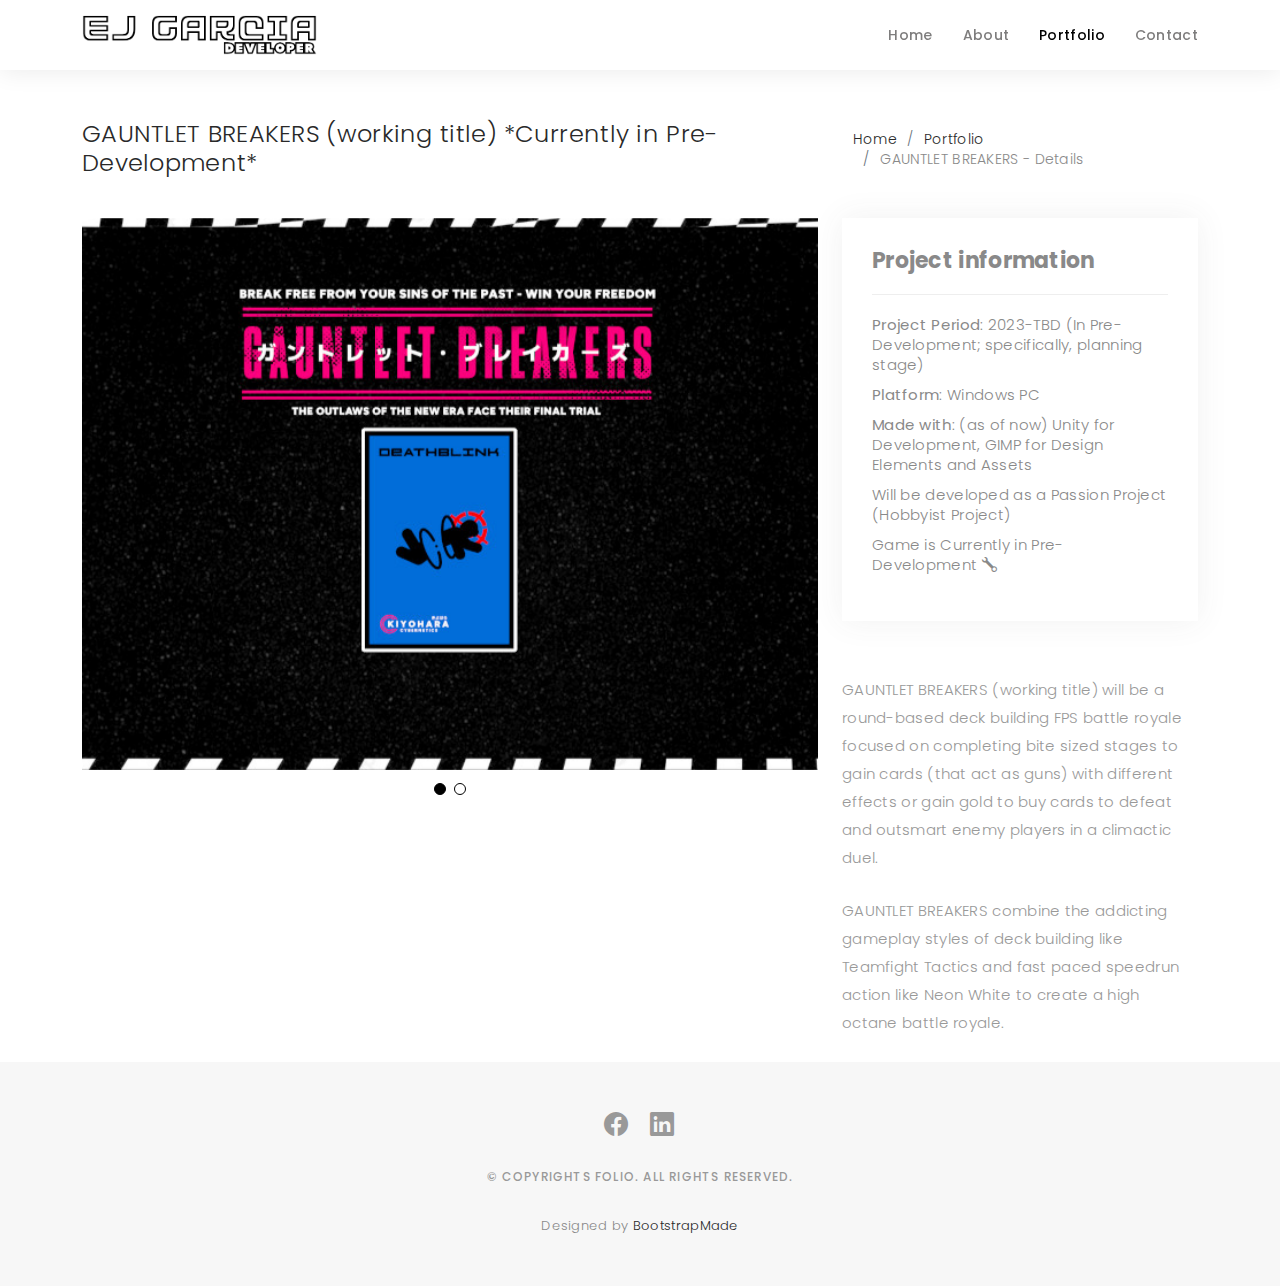
<file: GBdetails.html>
<!DOCTYPE html>
<html lang="en">

<head>
  <meta charset="utf-8">
  <meta content="width=device-width, initial-scale=1.0" name="viewport">

  <title>GAUNTLET BREAKERS | Projects</title>
  <meta content="" name="description">
  <meta content="" name="keywords">

  <!-- Favicons -->
  <link href="assets/img/favicon.png" rel="icon">
  <link href="assets/img/apple-touch-icon.png" rel="apple-touch-icon">

  <!-- Google Fonts -->
  <link href="https://fonts.googleapis.com/css?family=Poppins:300,300i,400,400i,500,500i,600,600i,700,700i|Playfair+Display:400,400i,500,500i,600,600i,700,700i,900,900i" rel="stylesheet">

  <!-- Vendor CSS Files -->
  <link href="assets/vendor/bootstrap/css/bootstrap.min.css" rel="stylesheet">
  <link href="assets/vendor/bootstrap-icons/bootstrap-icons.css" rel="stylesheet">
  <link href="assets/vendor/boxicons/css/boxicons.min.css" rel="stylesheet">
  <link href="assets/vendor/glightbox/css/glightbox.min.css" rel="stylesheet">
  <link href="assets/vendor/swiper/swiper-bundle.min.css" rel="stylesheet">

  <!-- Template Main CSS File -->
  <link href="assets/css/style.css" rel="stylesheet">

  <!-- =======================================================
  * Template Name: Folio - v4.10.0
  * Template URL: https://bootstrapmade.com/folio-bootstrap-portfolio-template/
  * Author: BootstrapMade.com
  * License: https://bootstrapmade.com/license/
  ======================================================== -->
</head>

<body>

  <!-- ======= Header ======= -->
  <header id="header" class="fixed-top header-inner-pages">
    <div class="container d-flex align-items-center justify-content-between">

      <a href="index.html" class="logo"><img src="assets/img/logo.png" alt="" class="img-fluid"></a>
      <!-- Uncomment below if you prefer to use an text logo -->
      <!-- <h1 class="logo"><a href="index.html">Folio</a></h1> -->

      <nav id="navbar" class="navbar">
        <ul>
          <li><a class="nav-link scrollto " href="index.html#hero">Home</a></li>
          <li><a class="nav-link scrollto" href="index.html#about">About</a></li>
          <li><a class="nav-link active  scrollto" href="index.html#portfolio">Portfolio</a></li>
          <li><a class="nav-link scrollto" href="index.html#contact">Contact</a></li>
        </ul>
        <i class="bi bi-list mobile-nav-toggle"></i>
      </nav><!-- .navbar -->

    </div>
  </header><!-- End Header -->

  <main id="main">

    <!-- ======= Breadcrumbs Section ======= -->
    <section class="breadcrumbs">
      <div class="container">

        <div class="d-flex justify-content-between align-items-center">
          <h2>GAUNTLET BREAKERS (working title) *Currently in Pre-Development*</h2>
          <ol>
            <li><a href="index.html">Home</a></li>
            <li><a href="index.html#portfolio">Portfolio</a></li>
            <li>GAUNTLET BREAKERS - Details</li>
          </ol>
        </div>

      </div>
    </section><!-- Breadcrumbs Section -->

    <!-- ======= Portfolio Details Section ======= -->
    <section id="portfolio-details" class="portfolio-details">
      <div class="container">

        <div class="row gy-4">

          <div class="col-lg-8">
            <div class="portfolio-details-slider swiper">
              <div class="swiper-wrapper align-items-center">

                <div class="swiper-slide">
                  <img src="assets/img/portfolio/GB-1.jpg" alt="">
                </div>

                <div class="swiper-slide">
                  <img src="assets/img/portfolio/GB-2.png" alt="">
                </div>

              </div>
              <div class="swiper-pagination"></div>
            </div>
          </div>

          <div class="col-lg-4">
            <div class="portfolio-info">
              <h3>Project information</h3>
              <ul>
                <li><strong>Project Period</strong>: 2023-TBD (In Pre-Development; specifically, planning stage) </li>
                <li><strong>Platform</strong>: Windows PC</li>
                <li><strong>Made with</strong>: (as of now) Unity for Development, GIMP for Design Elements and Assets</li>
                <li><strong></strong>Will be developed as a Passion Project (Hobbyist Project)</li>
                <li></li>
                <a title="Game in Development"> Game is Currently in Pre-Development  <i class="bi bi-wrench"></i></a>
              </ul>
            </div>
            <div class="portfolio-description">
              <p>
                GAUNTLET BREAKERS (working title) will be a round-based deck building FPS battle royale focused on completing bite sized stages to gain cards (that act as guns) with different effects or gain gold to buy cards to defeat and outsmart enemy players in a climactic duel.
              </p>
              <p> GAUNTLET BREAKERS combine the addicting gameplay styles of deck building like Teamfight Tactics and fast paced speedrun action like Neon White to create a high octane battle royale.</p>
            </div>
          </div>

        </div>

      </div>
    </section><!-- End Portfolio Details Section -->

  </main><!-- End #main -->

<!-- ======= Footer ======= -->
<div id="footer" class="text-center">
  <div class="container">
    <div class="socials-media text-center">

      <ul class="list-unstyled">
        <li><a href="https://www.facebook.com/ejgarcia0155/"><i class="bi bi-facebook"></i></a></li>
        <li><a href="https://www.linkedin.com/in/ejgarcia0155/"><i class="bi bi-linkedin"></i></a></li>
      </ul>

    </div>

    <p>&copy; Copyrights Folio. All rights reserved.</p>

    <div class="credits">
      <!--
      All the links in the footer should remain intact.
      You can delete the links only if you purchased the pro version.
      Licensing information: https://bootstrapmade.com/license/
      Purchase the pro version with working PHP/AJAX contact form: https://bootstrapmade.com/buy/?theme=Folio
    -->
      Designed by <a href="https://bootstrapmade.com/">BootstrapMade</a>
    </div>

  </div>
</div><!-- End Footer -->

<a href="#" class="back-to-top d-flex align-items-center justify-content-center"><i class="bi bi-arrow-up-short"></i></a>

<!-- Vendor JS Files -->
<script src="assets/vendor/bootstrap/js/bootstrap.bundle.min.js"></script>
<script src="assets/vendor/glightbox/js/glightbox.min.js"></script>
<script src="assets/vendor/isotope-layout/isotope.pkgd.min.js"></script>
<script src="assets/vendor/swiper/swiper-bundle.min.js"></script>
<script src="assets/vendor/typed.js/typed.min.js"></script>
<script src="assets/vendor/php-email-form/validate.js"></script>

<!-- Template Main JS File -->
<script src="assets/js/main.js"></script>

</body>

</html>
</file>
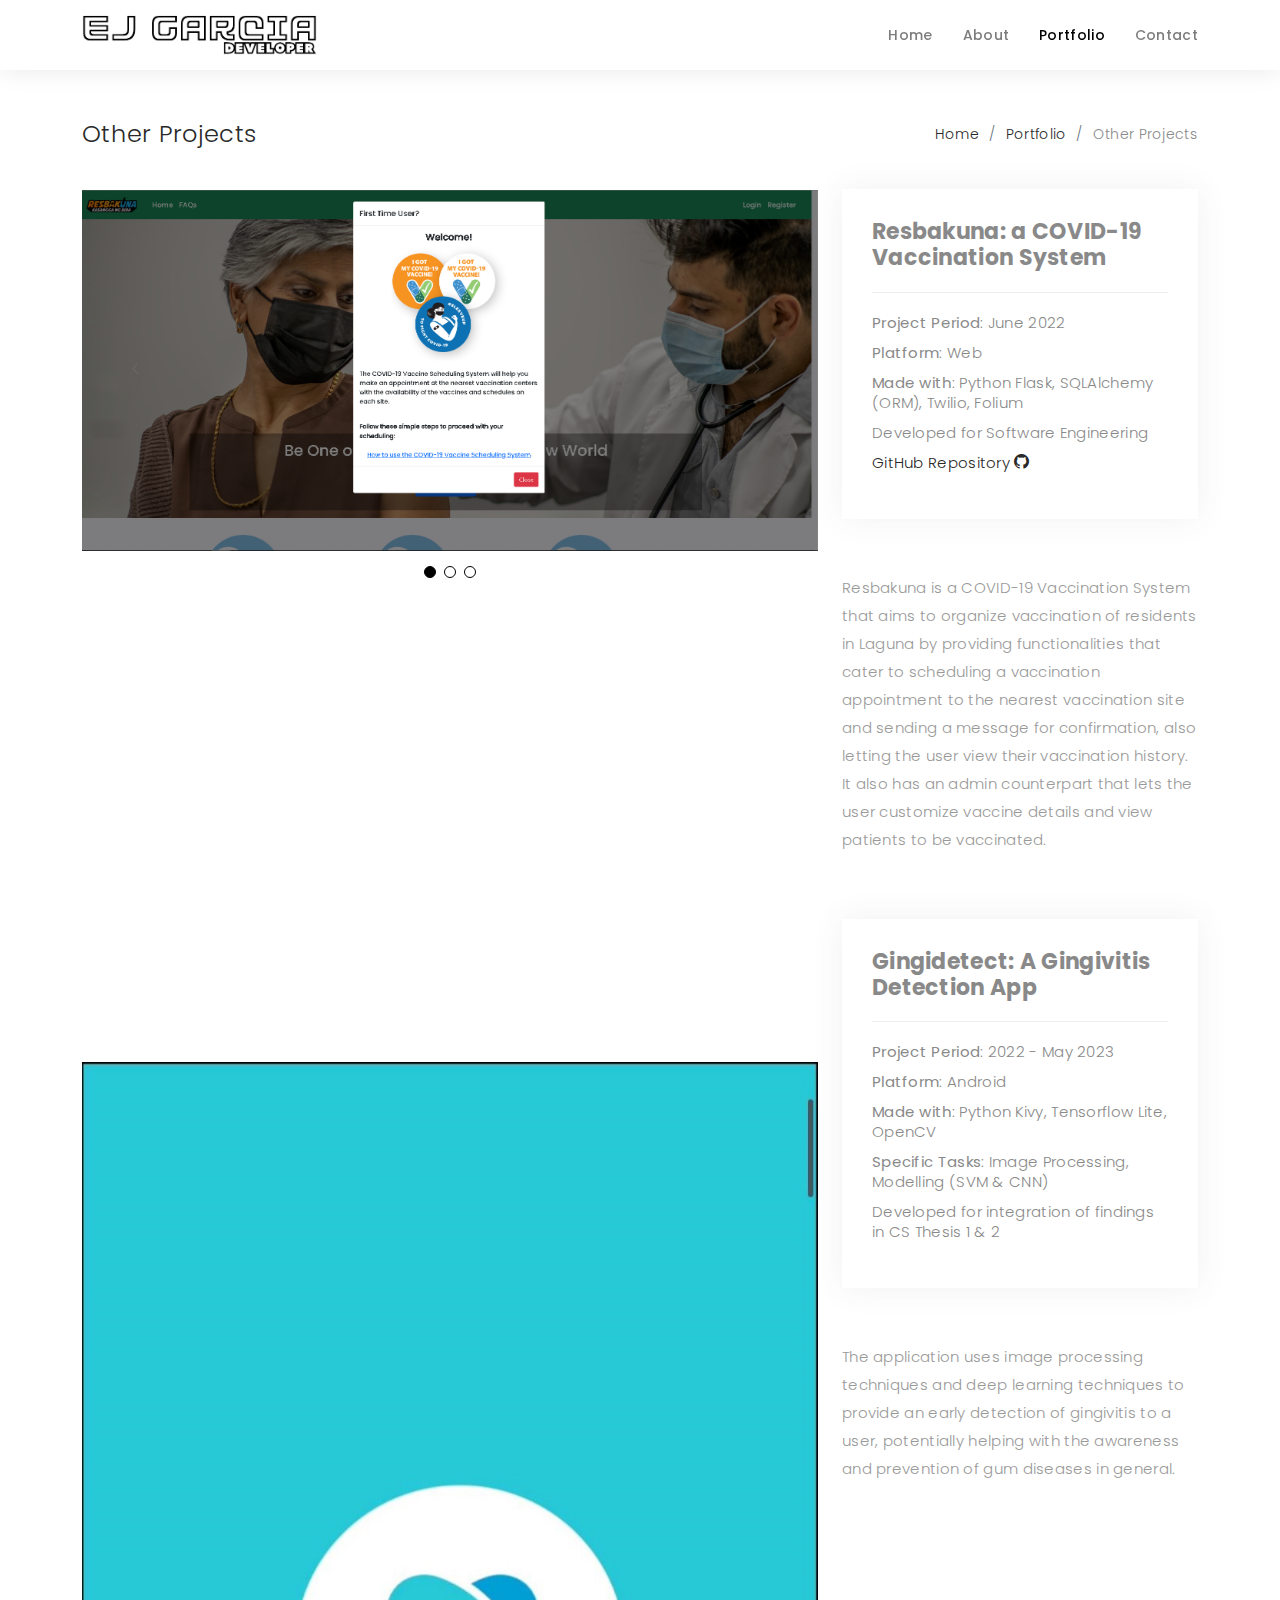
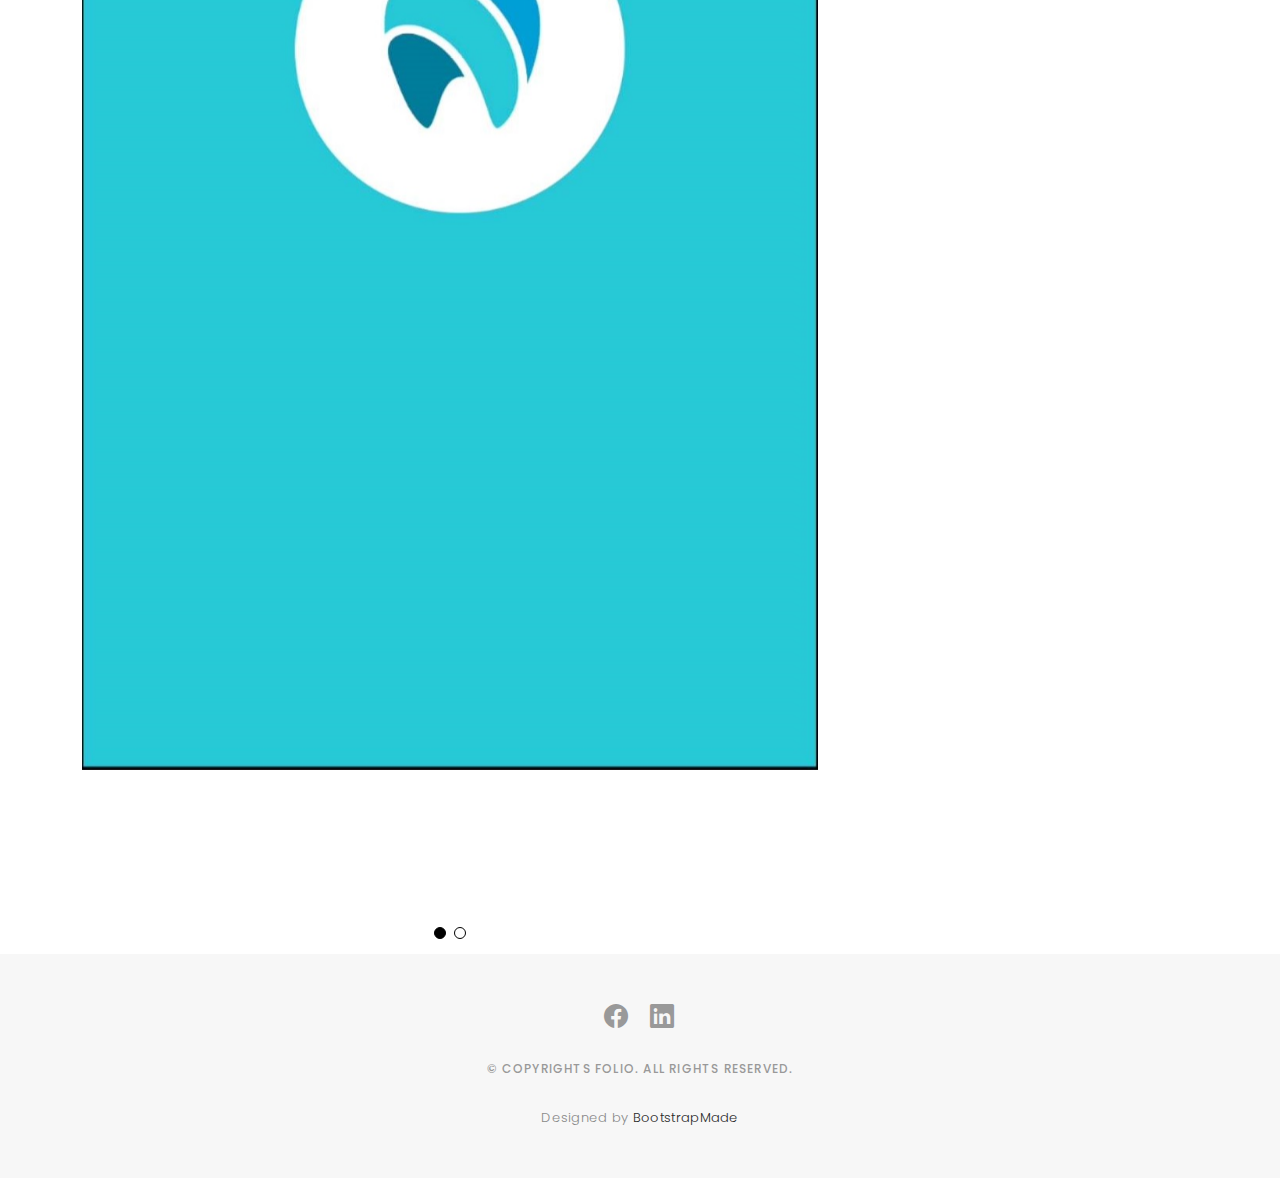
<file: otherprojdetails.html>
<!DOCTYPE html>
<html lang="en">

<head>
  <meta charset="utf-8">
  <meta content="width=device-width, initial-scale=1.0" name="viewport">

  <title>Other Projects | Projects</title>
  <meta content="" name="description">
  <meta content="" name="keywords">

  <!-- Favicons -->
  <link href="assets/img/favicon.png" rel="icon">
  <link href="assets/img/apple-touch-icon.png" rel="apple-touch-icon">

  <!-- Google Fonts -->
  <link href="https://fonts.googleapis.com/css?family=Poppins:300,300i,400,400i,500,500i,600,600i,700,700i|Playfair+Display:400,400i,500,500i,600,600i,700,700i,900,900i" rel="stylesheet">

  <!-- Vendor CSS Files -->
  <link href="assets/vendor/bootstrap/css/bootstrap.min.css" rel="stylesheet">
  <link href="assets/vendor/bootstrap-icons/bootstrap-icons.css" rel="stylesheet">
  <link href="assets/vendor/boxicons/css/boxicons.min.css" rel="stylesheet">
  <link href="assets/vendor/glightbox/css/glightbox.min.css" rel="stylesheet">
  <link href="assets/vendor/swiper/swiper-bundle.min.css" rel="stylesheet">

  <!-- Template Main CSS File -->
  <link href="assets/css/style.css" rel="stylesheet">

  <!-- =======================================================
  * Template Name: Folio - v4.10.0
  * Template URL: https://bootstrapmade.com/folio-bootstrap-portfolio-template/
  * Author: BootstrapMade.com
  * License: https://bootstrapmade.com/license/
  ======================================================== -->
</head>

<body>

  <!-- ======= Header ======= -->
  <header id="header" class="fixed-top header-inner-pages">
    <div class="container d-flex align-items-center justify-content-between">

      <a href="index.html" class="logo"><img src="assets/img/logo.png" alt="" class="img-fluid"></a>
      <!-- Uncomment below if you prefer to use an text logo -->
      <!-- <h1 class="logo"><a href="index.html">Folio</a></h1> -->

      <nav id="navbar" class="navbar">
        <ul>
          <li><a class="nav-link scrollto " href="index.html#hero">Home</a></li>
          <li><a class="nav-link scrollto" href="index.html#about">About</a></li>
          <li><a class="nav-link active  scrollto" href="index.html#portfolio">Portfolio</a></li>
          <li><a class="nav-link scrollto" href="index.html#contact">Contact</a></li>
        </ul>
        <i class="bi bi-list mobile-nav-toggle"></i>
      </nav><!-- .navbar -->

    </div>
  </header><!-- End Header -->

  <main id="main">

    <!-- ======= Breadcrumbs Section ======= -->
    <section class="breadcrumbs">
      <div class="container">

        <div class="d-flex justify-content-between align-items-center">
          <h2>Other Projects</h2>
          <ol>
            <li><a href="index.html">Home</a></li>
            <li><a href="index.html#portfolio">Portfolio</a></li>
            <li>Other Projects</li>
          </ol>
        </div>

      </div>
    </section><!-- Breadcrumbs Section -->

    <!-- ======= Portfolio Details Section ======= -->
    <section id="portfolio-details" class="portfolio-details">
      <div class="container">

        <div class="row gy-4">

          <div class="col-lg-8">
            <div class="portfolio-details-slider swiper">
              <div class="swiper-wrapper align-items-center">

                <div class="swiper-slide">
                  <img src="assets/img/portfolio/resbakuna1.png" alt="">
                </div>

                <div class="swiper-slide">
                  <img src="assets/img/portfolio/resbakuna2.png" alt="">
                </div>

                <div class="swiper-slide">
                  <img src="assets/img/portfolio/resbakuna3.png" alt="">
                </div>

              </div>
              <div class="swiper-pagination"></div>
            </div>
          </div>

          <div class="col-lg-4">
            <div class="portfolio-info">
              <h3>Resbakuna: a COVID-19 Vaccination System</h3>
              <ul>
                <li><strong>Project Period</strong>: June 2022</li>
                <li><strong>Platform</strong>: Web</li>
                <li><strong>Made with</strong>: Python Flask, SQLAlchemy (ORM), Twilio, Folium</li>
                <li><strong></strong>Developed for Software Engineering</li>
                <li></li>
                <a href="https://github.com/CjjeM/VaccineSchedulingSystem" title="GitHub Repository" target="_blank"> GitHub Repository  <i class="bi bi-github"></i></a>
              </ul>
            </div>
            <div class="portfolio-description">
              <p>
                Resbakuna is a COVID-19 Vaccination System that aims to organize vaccination of residents in Laguna by providing functionalities that cater to scheduling a vaccination appointment to the nearest vaccination site and sending a message for confirmation, also letting the user view their vaccination history. It also has an admin counterpart that lets the user customize vaccine details and view patients to be vaccinated.
              </p>
            </div>
          </div>

        </div>

      </div>
    </section><!-- End Portfolio Details Section -->


    <section id="portfolio-details" class="portfolio-details">
      <div class="container">

        <div class="row gy-4">

          <div class="col-lg-8">
            <div class="portfolio-details-slider swiper">
              <div class="swiper-wrapper align-items-center">

                <div class="swiper-slide">
                  <img src="assets/img/portfolio/GINGI2.jpg" alt="">
                </div>

                <div class="swiper-slide">
                  <img src="assets/img/portfolio/GINGI1.jpg" alt="">
                </div>


              </div>
              <div class="swiper-pagination"></div>
            </div>
          </div>

          <div class="col-lg-4">
            <div class="portfolio-info">
              <h3>Gingidetect: A Gingivitis Detection App</h3>
              <ul>
                <li><strong>Project Period</strong>: 2022 - May 2023</li>
                <li><strong>Platform</strong>: Android</li>
                <li><strong>Made with</strong>: Python Kivy, Tensorflow Lite, OpenCV</li>
                <li><strong>Specific Tasks</strong>: Image Processing, Modelling (SVM & CNN)</li>
                <li><strong></strong>Developed for integration of findings in CS Thesis 1 & 2</li>
                <li></li>
              </ul>
            </div>
            <div class="portfolio-description">
              <p>
                The application uses image processing techniques and deep learning techniques to provide an early detection of gingivitis to a user, potentially helping with the awareness and prevention of gum diseases in general.
              </p>
            </div>
          </div>

        </div>

      </div>
    </section><!-- End Portfolio Details Section -->

  </main><!-- End #main -->

<!-- ======= Footer ======= -->
<div id="footer" class="text-center">
  <div class="container">
    <div class="socials-media text-center">

      <ul class="list-unstyled">
        <li><a href="https://www.facebook.com/ejgarcia0155/"><i class="bi bi-facebook"></i></a></li>
        <li><a href="https://www.linkedin.com/in/ejgarcia0155/"><i class="bi bi-linkedin"></i></a></li>
      </ul>

    </div>

    <p>&copy; Copyrights Folio. All rights reserved.</p>

    <div class="credits">
      <!--
      All the links in the footer should remain intact.
      You can delete the links only if you purchased the pro version.
      Licensing information: https://bootstrapmade.com/license/
      Purchase the pro version with working PHP/AJAX contact form: https://bootstrapmade.com/buy/?theme=Folio
    -->
      Designed by <a href="https://bootstrapmade.com/">BootstrapMade</a>
    </div>

  </div>
</div><!-- End Footer -->

<a href="#" class="back-to-top d-flex align-items-center justify-content-center"><i class="bi bi-arrow-up-short"></i></a>

<!-- Vendor JS Files -->
<script src="assets/vendor/bootstrap/js/bootstrap.bundle.min.js"></script>
<script src="assets/vendor/glightbox/js/glightbox.min.js"></script>
<script src="assets/vendor/isotope-layout/isotope.pkgd.min.js"></script>
<script src="assets/vendor/swiper/swiper-bundle.min.js"></script>
<script src="assets/vendor/typed.js/typed.min.js"></script>
<script src="assets/vendor/php-email-form/validate.js"></script>

<!-- Template Main JS File -->
<script src="assets/js/main.js"></script>

</body>

</html>
</file>
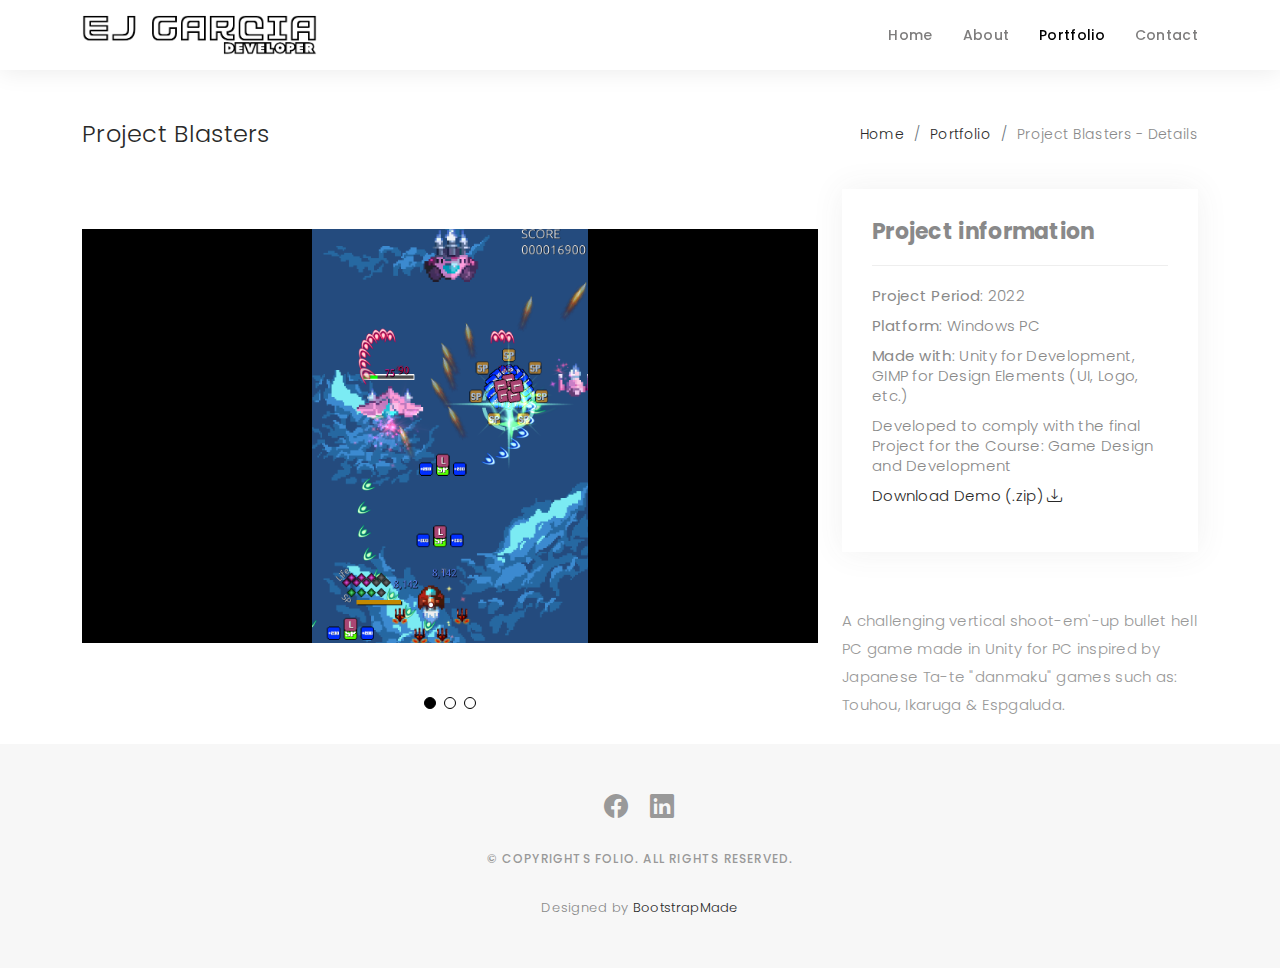
<file: PBdetails.html>
<!DOCTYPE html>
<html lang="en">

<head>
  <meta charset="utf-8">
  <meta content="width=device-width, initial-scale=1.0" name="viewport">

  <title>Project Blasters | Projects</title>
  <meta content="" name="description">
  <meta content="" name="keywords">

  <!-- Favicons -->
  <link href="assets/img/favicon.png" rel="icon">
  <link href="assets/img/apple-touch-icon.png" rel="apple-touch-icon">

  <!-- Google Fonts -->
  <link href="https://fonts.googleapis.com/css?family=Poppins:300,300i,400,400i,500,500i,600,600i,700,700i|Playfair+Display:400,400i,500,500i,600,600i,700,700i,900,900i" rel="stylesheet">

  <!-- Vendor CSS Files -->
  <link href="assets/vendor/bootstrap/css/bootstrap.min.css" rel="stylesheet">
  <link href="assets/vendor/bootstrap-icons/bootstrap-icons.css" rel="stylesheet">
  <link href="assets/vendor/boxicons/css/boxicons.min.css" rel="stylesheet">
  <link href="assets/vendor/glightbox/css/glightbox.min.css" rel="stylesheet">
  <link href="assets/vendor/swiper/swiper-bundle.min.css" rel="stylesheet">

  <!-- Template Main CSS File -->
  <link href="assets/css/style.css" rel="stylesheet">

  <!-- =======================================================
  * Template Name: Folio - v4.10.0
  * Template URL: https://bootstrapmade.com/folio-bootstrap-portfolio-template/
  * Author: BootstrapMade.com
  * License: https://bootstrapmade.com/license/
  ======================================================== -->
</head>

<body>

  <!-- ======= Header ======= -->
  <header id="header" class="fixed-top header-inner-pages">
    <div class="container d-flex align-items-center justify-content-between">

      <a href="index.html" class="logo"><img src="assets/img/logo.png" alt="" class="img-fluid"></a>
      <!-- Uncomment below if you prefer to use an text logo -->
      <!-- <h1 class="logo"><a href="index.html">Folio</a></h1> -->

      <nav id="navbar" class="navbar">
        <ul>
          <li><a class="nav-link scrollto " href="index.html#hero">Home</a></li>
          <li><a class="nav-link scrollto" href="index.html#about">About</a></li>
          <li><a class="nav-link active  scrollto" href="index.html#portfolio">Portfolio</a></li>
          <li><a class="nav-link scrollto" href="index.html#contact">Contact</a></li>
        </ul>
        <i class="bi bi-list mobile-nav-toggle"></i>
      </nav><!-- .navbar -->

    </div>
  </header><!-- End Header -->

  <main id="main">

    <!-- ======= Breadcrumbs Section ======= -->
    <section class="breadcrumbs">
      <div class="container">

        <div class="d-flex justify-content-between align-items-center">
          <h2>Project Blasters</h2>
          <ol>
            <li><a href="index.html">Home</a></li>
            <li><a href="index.html#portfolio">Portfolio</a></li>
            <li>Project Blasters - Details</li>
          </ol>
        </div>

      </div>
    </section><!-- Breadcrumbs Section -->

    <!-- ======= Portfolio Details Section ======= -->
    <section id="portfolio-details" class="portfolio-details">
      <div class="container">

        <div class="row gy-4">

          <div class="col-lg-8">
            <div class="portfolio-details-slider swiper">
              <div class="swiper-wrapper align-items-center">

                <div class="swiper-slide">
                  <img src="assets/img/portfolio/PB-1.png" alt="">
                </div>

                <div class="swiper-slide">
                  <img src="assets/img/portfolio/PB-2.png" alt="">
                </div>

                <div class="swiper-slide">
                  <iframe width="100%" height="490" src="https://www.youtube.com/embed/L021USp1kdE" title="YouTube video player" frameborder="0" allow="accelerometer; autoplay; clipboard-write; encrypted-media; gyroscope; picture-in-picture; web-share" allowfullscreen></iframe>
                </div>

              </div>
              <div class="swiper-pagination"></div>
            </div>
          </div>

          <div class="col-lg-4">
            <div class="portfolio-info">
              <h3>Project information</h3>
              <ul>
                <li><strong>Project Period</strong>: 2022</li>
                <li><strong>Platform</strong>: Windows PC</li>
                <li><strong>Made with</strong>: Unity for Development, GIMP for Design Elements (UI, Logo, etc.)</li>
                <li><strong></strong>Developed to comply with the final Project for the Course: Game Design and Development</li>
                <li></li>
                <a href="https://bit.ly/PBDemov2022" title="Download Demo" target="_blank"> Download Demo (.zip)  <i class="bi bi-download"></i></a>
              </ul>
            </div>
            <div class="portfolio-description">
              <p>
                A challenging vertical shoot-em'-up bullet hell PC game made in Unity for PC inspired by Japanese Ta-te "danmaku" games such as: Touhou, Ikaruga & Espgaluda.
              </p>
            </div>
          </div>

        </div>

      </div>
    </section><!-- End Portfolio Details Section -->

  </main><!-- End #main -->

<!-- ======= Footer ======= -->
<div id="footer" class="text-center">
  <div class="container">
    <div class="socials-media text-center">

      <ul class="list-unstyled">
        <li><a href="https://www.facebook.com/ejgarcia0155/"><i class="bi bi-facebook"></i></a></li>
        <li><a href="https://www.linkedin.com/in/ejgarcia0155/"><i class="bi bi-linkedin"></i></a></li>
      </ul>

    </div>

    <p>&copy; Copyrights Folio. All rights reserved.</p>

    <div class="credits">
      <!--
      All the links in the footer should remain intact.
      You can delete the links only if you purchased the pro version.
      Licensing information: https://bootstrapmade.com/license/
      Purchase the pro version with working PHP/AJAX contact form: https://bootstrapmade.com/buy/?theme=Folio
    -->
      Designed by <a href="https://bootstrapmade.com/">BootstrapMade</a>
    </div>

  </div>
</div><!-- End Footer -->

<a href="#" class="back-to-top d-flex align-items-center justify-content-center"><i class="bi bi-arrow-up-short"></i></a>

<!-- Vendor JS Files -->
<script src="assets/vendor/bootstrap/js/bootstrap.bundle.min.js"></script>
<script src="assets/vendor/glightbox/js/glightbox.min.js"></script>
<script src="assets/vendor/isotope-layout/isotope.pkgd.min.js"></script>
<script src="assets/vendor/swiper/swiper-bundle.min.js"></script>
<script src="assets/vendor/typed.js/typed.min.js"></script>
<script src="assets/vendor/php-email-form/validate.js"></script>

<!-- Template Main JS File -->
<script src="assets/js/main.js"></script>

</body>

</html>
</file>
<file: assets/css/style.css>
/**
* Template Name: Folio - v4.10.0
* Template URL: https://bootstrapmade.com/folio-bootstrap-portfolio-template/
* Author: BootstrapMade.com
* License: https://bootstrapmade.com/license/
*/

/*--------------------------------------------------------------
# General
--------------------------------------------------------------*/
body {
  background: #ffffff;
  color: #898989;
  font-family: "Poppins", helvetica;
  font-size: 15px;
  font-weight: 300;
  line-height: 20px;
  letter-spacing: 0.02em;
  overflow-x: hidden;
  margin: 0 auto;
  padding: 0;
  box-sizing: border-box;
}

h1,
h2,
h3,
h4,
h5,
h6 {
  margin: 0;
}

h2 {
  color: #292929;
  font-weight: 600;
}

h4 {
  color: #292929;
  font-size: 14px;
  font-weight: 600;
}

a {
  color: #292929;
  text-decoration: none !important;
  transition: all 0.5s ease-in-out 0s;
}

a:hover {
  transition: all 0.5s ease-in-out 0s;
}

p {
  margin: 25px 0;
  padding: 0;
  font-size: 15px;
  color: #999999;
  line-height: 28px;
}

::-moz-selection {
  background: #000000;
  color: #fff;
}

::selection {
  background: #000000;
  color: #fff;
}

.btn {
  background: #333;
  border: medium none;
  border-radius: 0;
  color: #fff;
  font-size: 12px;
  height: 50px;
  line-height: 50px;
  padding: 0 30px;
  text-transform: uppercase;
}

.cv-btn { 
  color: #000000;
  background-color: #ffffff;
  border-color: #000000;
  padding: 10px 24px;
  border-radius: 12px;
  border: 2px solid #000000;
  box-shadow: 0 8px 16px 0 rgba(0,0,0,0.2), 0 6px 20px 0 rgba(0,0,0,0.19);
  width: 12%;
}

.cv-btn:hover,
.cv-btn:active,
.cv-btn:focus,
.cv-btn.active { 
  background: #006594;
  color: #ffffff;
  border-color: #000000;
}

.btn:hover,
.btn:focus {
  color: #fff;
}

.padDiv {
  padding: 30px 20px;
}

.section-title {
  margin-bottom: 70px;
}

.section-title h2 {
  font-size: 25px;
  letter-spacing: 2px;
  text-transform: uppercase;
}

.form-control {
  background-color: transparent;
  border: 1px solid #999;
  border-radius: 0;
  color: #999999;
  font-size: 12px;
  font-weight: 500;
  height: 50px;
  letter-spacing: 0.1em;
  padding-left: 10px;
  margin: 0 0 25px 0;
  line-height: 14px;
  text-transform: uppercase;
}

.form-control:focus {
  box-shadow: none;
  outline: 0 none;
}

.paddsection {
  padding-top: 90px;
  padding-bottom: 90px;
}

.paddsections {
  padding-top: 90px;
  padding-bottom: 90px !important;
}

.hvr-shutter-in-horizontal::before {
  background: #333;
}

.hvr-shutter-in-horizontal:hover {
  background: #000000;
}

.mb-30 {
  margin-bottom: 30px;
}

.main-content {
  padding-top: 140px;
}

/*--------------------------------------------------------------
# Back to top button
--------------------------------------------------------------*/
.back-to-top {
  position: fixed;
  visibility: hidden;
  opacity: 0;
  right: 15px;
  bottom: 15px;
  z-index: 996;
  background: #000000;
  width: 40px;
  height: 40px;
  border-radius: 4px;
  transition: all 0.4s;
}

.back-to-top i {
  font-size: 28px;
  color: #fff;
  line-height: 0;
}

.back-to-top:hover {
  background: #c6b398;
  color: #fff;
}

.back-to-top.active {
  visibility: visible;
  opacity: 1;
}

/*--------------------------------------------------------------
# Header
--------------------------------------------------------------*/
#header {
  transition: all 0.5s;
  z-index: 997;
  padding: 15px 0;
  background-color: #fff;
  top: -100%;
  box-shadow: 0px 2px 25px rgba(0, 0, 0, 0.08);
}

#header.header-scrolled,
#header.header-inner-pages {
  top: 0;
}

#header .logo {
  font-size: 30px;
  margin: 0;
  padding: 0;
  line-height: 1;
  font-weight: 600;
  letter-spacing: 1px;
  font-family: "Playfair Display", sans-serif;
  font-style: italic;
}

#header .logo a {
  color: #898989;
}

#header .logo img {
  max-height: 40px;
}

@media (max-width: 992px) {
  #header {
    border: 0;
  }
}

video {
  width: 100%;
}

.responsive-iframe {
  position: absolute;
  top: 0;
  left: 0;
  bottom: 0;
  right: 0;
  width: 100%;
  height: 100%;
}

/*--------------------------------------------------------------
# Navigation Menu
--------------------------------------------------------------*/
/**
* Desktop Navigation 
*/
.navbar {
  padding: 0;
}

.navbar ul {
  margin: 0;
  padding: 0;
  display: flex;
  list-style: none;
  align-items: center;
}

.navbar li {
  position: relative;
}

.navbar a,
.navbar a:focus {
  display: flex;
  align-items: center;
  justify-content: space-between;
  padding: 10px 0 10px 30px;
  font-family: "Poppins", sans-serif;
  font-size: 14px;
  font-weight: 500;
  color: #7e7d7d;
  white-space: nowrap;
  transition: 0.3s;
}

.navbar a i,
.navbar a:focus i {
  font-size: 12px;
  line-height: 0;
  margin-left: 5px;
}

.navbar a:hover,
.navbar .active,
.navbar .active:focus,
.navbar li:hover>a {
  color: #000000;
}

.navbar .dropdown ul {
  display: block;
  position: absolute;
  left: 30px;
  top: calc(100% + 30px);
  margin: 0;
  padding: 10px 0;
  z-index: 99;
  opacity: 0;
  visibility: hidden;
  background: #fff;
  box-shadow: 0px 0px 30px rgba(127, 137, 161, 0.25);
  transition: 0.3s;
}

.navbar .dropdown ul li {
  min-width: 200px;
}

.navbar .dropdown ul a {
  padding: 10px 20px;
  font-weight: 400;
}

.navbar .dropdown ul a i {
  font-size: 12px;
}

.navbar .dropdown ul a:hover,
.navbar .dropdown ul .active:hover,
.navbar .dropdown ul li:hover>a {
  color: #000000;
}

.navbar .dropdown:hover>ul {
  opacity: 1;
  top: 100%;
  visibility: visible;
}

.navbar .dropdown .dropdown ul {
  top: 0;
  left: calc(100% - 30px);
  visibility: hidden;
}

.navbar .dropdown .dropdown:hover>ul {
  opacity: 1;
  top: 0;
  left: 100%;
  visibility: visible;
}

@media (max-width: 1366px) {
  .navbar .dropdown .dropdown ul {
    left: -90%;
  }

  .navbar .dropdown .dropdown:hover>ul {
    left: -100%;
  }
}

/**
* Mobile Navigation 
*/
.mobile-nav-toggle {
  color: #4b4a4a;
  font-size: 28px;
  cursor: pointer;
  display: none;
  line-height: 0;
  transition: 0.5s;
}

.mobile-nav-toggle.bi-x {
  color: #fff;
}

@media (max-width: 991px) {
  .mobile-nav-toggle {
    display: block;
  }

  .navbar ul {
    display: none;
  }
}

.navbar-mobile {
  position: fixed;
  overflow: hidden;
  top: 0;
  right: 0;
  left: 0;
  bottom: 0;
  background: rgba(49, 49, 49, 0.9);
  transition: 0.3s;
}

.navbar-mobile .mobile-nav-toggle {
  position: absolute;
  top: 15px;
  right: 15px;
}

.navbar-mobile ul {
  display: block;
  position: absolute;
  top: 55px;
  right: 15px;
  bottom: 15px;
  left: 15px;
  padding: 10px 0;
  border-radius: 10px;
  background-color: #fff;
  overflow-y: auto;
  transition: 0.3s;
}

.navbar-mobile a,
.navbar-mobile a:focus {
  padding: 10px 20px;
  font-size: 15px;
  color: #4b4a4a;
}

.navbar-mobile a:hover,
.navbar-mobile .active,
.navbar-mobile li:hover>a {
  color: #000000;
}

.navbar-mobile .getstarted,
.navbar-mobile .getstarted:focus {
  margin: 15px;
}

.navbar-mobile .dropdown ul {
  position: static;
  display: none;
  margin: 10px 20px;
  padding: 10px 0;
  z-index: 99;
  opacity: 1;
  visibility: visible;
  background: #fff;
  box-shadow: 0px 0px 30px rgba(127, 137, 161, 0.25);
}

.navbar-mobile .dropdown ul li {
  min-width: 200px;
}

.navbar-mobile .dropdown ul a {
  padding: 10px 20px;
}

.navbar-mobile .dropdown ul a i {
  font-size: 12px;
}

.navbar-mobile .dropdown ul a:hover,
.navbar-mobile .dropdown ul .active:hover,
.navbar-mobile .dropdown ul li:hover>a {
  color: #000000;
}

.navbar-mobile .dropdown>.dropdown-active {
  display: block;
}

/*--------------------------------------------------------------
# Hero
--------------------------------------------------------------*/
#hero {
  background: url("../img/home-bg.jpg") repeat scroll center center/cover;
  height: 100vh;
  width: 100%;
}

#hero .hero-content {
  height: 100vh;
  text-align: left;
  width: 100%;
  display: flex;
  justify-content: center;
  flex-direction: column;
}

.hero-content h1 {
  font-size: 40px;
  font-weight: 700;
  margin-bottom: 10px;
  text-transform: uppercase;
  color: #fff;
}

.hero-content p {
  font-size: 13px;
  letter-spacing: 3px;
  margin-top: 0;
  margin-bottom: 30px;
  text-transform: capitalize;
  color: #fff;
  font-weight: 500;
}

.hero-content .list-social li {
  float: left;
  margin-right: 20px;
}

.hero-content .list-social li i {
  color: #fff;
  font-size: 15px;
}

/*--------------------------------------------------------------
# Breadcrumbs
--------------------------------------------------------------*/
.breadcrumbs {
  padding: 120px 0 0 0;
  background-color: white;
  min-height: 40px;
}

@media (max-width: 992px) {
  .breadcrumbs {
    padding-top: 100px;
  }
}

.breadcrumbs h2 {
  font-size: 24px;
  font-weight: 300;
  margin: 0;
}

@media (max-width: 992px) {
  .breadcrumbs h2 {
    margin: 0 0 10px 0;
  }
}

.breadcrumbs ol {
  display: flex;
  flex-wrap: wrap;
  list-style: none;
  padding: 0;
  margin: 0;
  font-size: 14px;
}

.breadcrumbs ol li+li {
  padding-left: 10px;
}

.breadcrumbs ol li+li::before {
  display: inline-block;
  padding-right: 10px;
  color: #6c757d;
  content: "/";
}

@media (max-width: 768px) {
  .breadcrumbs .d-flex {
    display: block !important;
  }

  .breadcrumbs ol {
    display: block;
  }

  .breadcrumbs ol li {
    display: inline-block;
  }
}

/*-----------------------------------------------------------------------------------*/
/*  About
/*-----------------------------------------------------------------------------------*/
#about {
  width: 100%;
  height: auto;
  background: #f7f7f7;
  padding-top: 120px;
}

#about .div-img-bg {
  padding-bottom: 30px;
  border: 20px solid #000000;
}

#about .div-img-bg .about-img img {
  width: 100%;
  box-shadow: 0px 0px 85px 0px rgba(0, 0, 0, 0.14);
  margin-top: -60px;
  margin-left: 40px;
  height: 400px;
  -o-object-fit: cover;
  object-fit: cover;
}

#about .about-descr .p-heading {
  font-family: "Playfair Display", serif;
  font-size: 28px;
  text-align: left;
}

#about .about-descr .separator {
  max-width: 80%;
  margin-bottom: 0;
  text-align: left;
}

/*--------------------------------------------------------------
# Services
--------------------------------------------------------------*/
#services {
  background: #f7f7f7;
  position: relative;
  padding-bottom: 80px;
}

.services-block span {
  margin: 10px 0;
  position: relative;
  font-size: 13px;
  color: #292929;
  letter-spacing: 0.1em;
  font-weight: 500;
  text-transform: uppercase;
  display: block;
}

.services-block .separator {
  margin: 0;
  font-size: 13px;
  line-height: 22px;
}

.services-block i {
  font-size: 44px;
  color: #000000;
  line-height: 44px;
}

.services-slider .swiper-pagination {
  margin-top: 30px;
  position: relative;
}

.services-slider .swiper-pagination .swiper-pagination-bullet {
  width: 12px;
  height: 12px;
  background-color: #fff;
  opacity: 1;
  border: 1px solid #000000;
}

.services-slider .swiper-pagination .swiper-pagination-bullet-active {
  background-color: #000000;
}

/*--------------------------------------------------------------
# Portfolio
--------------------------------------------------------------*/
#portfolio {
  position: relative;
  padding-bottom: 50px;
}

#portfolio #portfolio-flters {
  padding: 0;
  margin: 0 auto 35px auto;
  list-style: none;
  text-align: center;
  border-radius: 50px;
  padding: 2px 15px;
}

#portfolio #portfolio-flters li {
  cursor: pointer;
  display: inline-block;
  padding: 10px 15px 8px 15px;
  font-size: 14px;
  font-weight: 600;
  line-height: 1;
  text-transform: uppercase;
  color: #999999;
  margin-bottom: 5px;
  transition: all 0.3s ease-in-out;
}

#portfolio #portfolio-flters li:hover,
#portfolio #portfolio-flters li.filter-active {
  color: #000000;
}

#portfolio #portfolio-flters li:last-child {
  margin-right: 0;
}

#portfolio .portfolio-item {
  margin-bottom: 30px;
}

#portfolio .portfolio-item .portfolio-info {
  opacity: 0;
  position: absolute;
  left: 30px;
  right: 30px;
  bottom: 0;
  z-index: 3;
  transition: all ease-in-out 0.3s;
  background: rgba(255, 255, 255, 0.9);
  padding: 15px;
}

#portfolio .portfolio-item .portfolio-info h4 {
  font-size: 18px;
  color: #666;
  font-weight: 600;
  margin-bottom: 10px;
}

#portfolio .portfolio-item .portfolio-info p {
  color: #999;
  font-size: 14px;
  margin: 0;
  padding: 0;
}

#portfolio .portfolio-item .portfolio-info .preview-link,
#portfolio .portfolio-item .portfolio-info .details-link {
  position: absolute;
  right: 40px;
  font-size: 24px;
  top: calc(50% - 18px);
  color: #000000;
}

#portfolio .portfolio-item .portfolio-info .preview-link:hover,
#portfolio .portfolio-item .portfolio-info .details-link:hover {
  color: #cab89f;
}

#portfolio .portfolio-item .portfolio-info .details-link {
  right: 10px;
}

#portfolio .portfolio-item:hover .portfolio-info {
  opacity: 1;
  bottom: 20px;
}

/*--------------------------------------------------------------
# Portfolio Details
--------------------------------------------------------------*/
.portfolio-details {
  padding-top: 40px;
}

.portfolio-details .portfolio-details-slider img {
  width: 100%;
}

.portfolio-details .portfolio-details-slider .swiper-pagination {
  margin-top: 20px;
  position: relative;
}

.portfolio-details .portfolio-details-slider .swiper-pagination .swiper-pagination-bullet {
  width: 12px;
  height: 12px;
  background-color: #fff;
  opacity: 1;
  border: 1px solid #000000;
}

.portfolio-details .portfolio-details-slider .swiper-pagination .swiper-pagination-bullet-active {
  background-color: #000000;
}

.portfolio-details .portfolio-info {
  padding: 30px;
  box-shadow: 0px 0 30px rgba(75, 74, 74, 0.08);
}

.portfolio-details .portfolio-info h3 {
  font-size: 22px;
  font-weight: 700;
  margin-bottom: 20px;
  padding-bottom: 20px;
  border-bottom: 1px solid #eee;
}

.portfolio-details .portfolio-info ul {
  list-style: none;
  padding: 0;
  font-size: 15px;
}

.portfolio-details .portfolio-info ul li+li {
  margin-top: 10px;
}

.portfolio-details .portfolio-description {
  padding-top: 30px;
}

.portfolio-details .portfolio-description h2 {
  font-size: 26px;
  font-weight: 700;
  margin-bottom: 20px;
}

.portfolio-details .portfolio-description p {
  padding: 0;
}

/*--------------------------------------------------------------
# Journal
--------------------------------------------------------------*/
#journal,
#journal-blog {
  height: auto;
  width: 100%;
  background: #f7f7f7;
  padding-bottom: 60px;
  position: relative;
}

#journal-blog {
  background: #fff;
  padding-bottom: 30px;
}

#journal .journal-block {
  display: inline-block;
  height: auto;
  width: 100%;
}

#journal .journal-block .journal-info {
  position: relative;
}

.journal-block .journal-info img {
  max-width: 100%;
}

.journal-block .journal-info .journal-txt {
  padding: 25px 0px;
  position: relative;
}

.journal-block .journal-info .journal-txt h4 a {
  display: block;
  font-size: 19px;
  line-height: 24px;
  margin: 0 0 13px 0;
  font-weight: 500;
  color: #292929;
  transition: all 0.5s ease-in-out 0s;
}

.journal-block .journal-info .journal-txt h4 a:hover {
  color: #000000;
  transition: all 0.5s ease-in-out 0s;
}

.journal-block .journal-info .journal-txt p {
  margin: 0;
  font-size: 14px;
  line-height: 24px;
}

/*--------------------------------------------------------------
# Journal
--------------------------------------------------------------*/
#contact {
  height: auto;
  width: 100%;
}

.contact-details {
  list-style: none;
  margin: 0;
  padding: 0;
}

.contact-details li {
  padding-bottom: 10px;
}

#contact input,
#contact textarea {
  width: 100%;
  margin-bottom: 5px;
}

#contact textarea {
  min-height: 160px;
}

.php-email-form .error-message {
  display: none;
  color: #fff;
  background: #ed3c0d;
  text-align: left;
  padding: 15px;
  margin-bottom: 15px;
  font-weight: 600;
}

.php-email-form .error-message br+br {
  margin-top: 25px;
}

.php-email-form .sent-message {
  display: none;
  color: #fff;
  background: #18d26e;
  text-align: center;
  padding: 15px;
  font-weight: 600;
  margin-bottom: 15px;
}

.php-email-form .loading {
  display: none;
  background: #fff;
  text-align: center;
  padding: 15px;
  margin-bottom: 15px;
}

.php-email-form .loading:before {
  content: "";
  display: inline-block;
  border-radius: 50%;
  width: 24px;
  height: 24px;
  margin: 0 10px -6px 0;
  border: 3px solid #18d26e;
  border-top-color: #eee;
  -webkit-animation: animate-loading 1s linear infinite;
  animation: animate-loading 1s linear infinite;
}

@-webkit-keyframes animate-loading {
  0% {
    transform: rotate(0deg);
  }

  100% {
    transform: rotate(360deg);
  }
}

@keyframes animate-loading {
  0% {
    transform: rotate(0deg);
  }

  100% {
    transform: rotate(360deg);
  }
}

/*--------------------------------------------------------------
# Blog
--------------------------------------------------------------*/
/*  Navbar fixd page */
.subpage-nav {
  display: block !important;
}

/*-----------------------------------------------------------------------------------*/
/*  /* Single page */
/*-----------------------------------------------------------------------------------*/
#journal-blog {
  padding-top: 140px;
}

/* main content */
.main-content {
  background: #f7f7f7;
}

.main-content .container-main {
  display: inline-block;
  width: 100%;
}

.main-content .container-main .block-main {
  margin-bottom: 30px;
  overflow: hidden;
}

.container-main .block-main .content-main {
  background: #fff none repeat scroll 0 0;
  display: inline-block;
  width: 100%;
}

.journal-txt h4 a {
  display: block;
  font-size: 19px;
  line-height: 24px;
  margin: 0 0 13px 0;
  font-weight: 500;
  color: #292929;
  transition: all 0.5s ease-in-out 0s;
}

.journal-txt h4 a:hover {
  color: #000000;
  transition: all 0.5s ease-in-out 0s;
}

.post-meta ul li {
  font-size: 12px;
  font-weight: normal;
  margin-left: 8px;
  margin-right: 8px;
  text-transform: capitalize;
  display: inline-block;
  float: none;
}

.content-main .post-meta a {
  color: #a2a2a2;
  margin-left: 5px;
}

/* Commonts */
.comments {
  background: #fff;
}

.entry-comments h6 {
  margin-right: 10px;
  font-size: 13px;
  letter-spacing: 0.1em;
  font-weight: 500;
}

.entry-comments-item {
  margin-top: 40px;
  padding-bottom: 40px;
  border-bottom: 1px solid #f2f2f2;
}

.entry-comments-avatar {
  position: absolute;
  display: block;
  border-radius: 50%;
  width: 60px;
  height: 60px;
}

.entry-comments-body {
  padding-left: 86px;
}

.entry-comments-author {
  margin-right: 10px;
  font-size: 13px;
  color: #292929;
  letter-spacing: 0.1em;
  font-weight: 500;
}

.rep {
  font-size: 13px;
  color: #292929;
  letter-spacing: 0.1em;
  font-weight: 500;
  text-transform: capitalize;
}

.entry-comments span a {
  font-size: 13px;
  color: #999;
}

.entry-comments-reply {
  padding-left: 10%;
}

/* Commonts form */
.cmt {
  background: #fff;
}

blockquote {
  padding: 40px;
  background-color: #f2f2f2;
  margin: 30px 0;
  border: none;
  border-left: 4px solid #000000;
}

/*--------------------------------------------------------------
# Footer
--------------------------------------------------------------*/
#footer {
  background: #f7f7f7;
  padding-top: 50px;
  padding-bottom: 50px;
}

#footer .socials-media {
  width: 100%;
}

#footer .socials-media ul {
  display: inline-block;
  float: none;
  margin: 0 0 20px 0;
}

#footer .socials-media ul li {
  float: left;
  margin-left: 10px;
  margin-right: 10px;
}

#footer .socials-media ul li a {
  font-size: 24px;
  color: #999;
  letter-spacing: 0.1em;
  font-weight: 500;
  background: transparent;
  text-transform: uppercase;
  transition: all 0.5s ease-in-out 0s;
}

#footer .socials-media ul li a:hover {
  color: #000000;
  transition: all 0.5s ease-in-out 0s;
}

#footer p {
  font-size: 12px;
  letter-spacing: 0.1em;
  font-weight: 500;
  margin-top: 0;
  text-transform: uppercase;
}

.credits {
  font-size: 13px;
}

/** Width between 1200x to 0
 *  ~~~~~~~~~~~~~~~~~~~~~~~~~~~~~~~~~~~~
 */
/** Width between 992px to 1199px
 *  ~~~~~~~~~~~~~~~~~~~~~~~~~~~~~~~~~~~~
 */
/** Width between 768px to 991px
 *  ~~~~~~~~~~~~~~~~~~~~~~~~~~~~~~~~~~~~
 */
@media (min-width: 768px) and (max-width: 991px) {

  /* Navbar */
  nav {
    padding: 10px 15px;
  }

  .nav-menu {
    margin-top: 40px;
    display: none;
    float: none;
    width: 100%;
  }

  .nav-menu li {
    float: none;
    width: 100%;
    text-align: center;
    border-top: 1px solid #f7f7f7;
    line-height: 45px;
    margin-left: 0;
    padding-top: 10px;
    padding-bottom: 10px;
  }

  .responsive {
    float: right;
    padding-top: 15px;
    display: block;
  }

  /* About */
  .head-info .header-content .cmaster h1 {
    font-size: 32px;
  }

  #about .div-img-bg {
    padding: 0;
  }

  #about .div-img-bg .about-img img {
    margin-top: 0%;
    margin-left: calc(0% - 0px);
  }

  #about .about-descr .p-heading {
    font-size: 20px;
  }

  #about .about-descr .separator {
    max-width: 100%;
    margin-bottom: 0;
  }

  /* portfolio */
  #portfolio .portfolio-list .nav li {
    float: none;
    margin: 20px;
    display: inline-block;
  }

  /* journal */
  #journal .journal-block .journal-info {
    margin-bottom: 30px;
  }

  /* Contact */
  .contact-contact {
    margin-bottom: 30px;
  }

  /* Footer */
  #footer .socials-media ul li {
    margin-right: 0;
    margin-left: 0;
    float: none;
    display: inline-block;
  }
}

/** Width between 767px to 0
 *  ~~~~~~~~~~~~~~~~~~~~~~~~~~~~~~~~~~~~
 */
@media (max-width: 767px) {

  /* Navbar */
  nav {
    padding: 20px 15px;
  }

  .nav-menu {
    margin-top: 40px;
    display: none;
    float: none;
    width: 100%;
  }

  .nav-menu li {
    float: none;
    width: 100%;
    text-align: center;
    border-top: 1px solid #f7f7f7;
    line-height: 45px;
    margin-left: 0;
    padding-top: 10px;
    padding-bottom: 10px;
  }

  .responsive {
    float: right;
    padding-top: 15px;
    display: block;
  }

  /* About */
  .head-info .header-content h1 {
    font-size: 32px;
  }

  #about .div-img-bg {
    padding: 0;
  }

  #about .div-img-bg .about-img img {
    margin-top: 0%;
    margin-left: calc(0% - 0px);
  }

  #about .about-descr .p-heading {
    font-size: 20px;
  }

  #about .about-descr .separator {
    max-width: 100%;
    margin-bottom: 0;
  }

  /* portfolio */
  #portfolio .portfolio-list .nav li {
    float: none;
    margin: 20px;
    display: inline-block;
  }

  /* journal */
  #journal .journal-block .journal-info {
    margin-bottom: 30px;
  }

  /* Contact */
  .contact-contact {
    margin-bottom: 30px;
  }

  /* Footer */
  #footer .socials-media ul li {
    margin-right: 0;
    margin-left: 0;
    float: none;
    display: inline-block;
  }
}

/** Width between 600px to 0
 *  ~~~~~~~~~~~~~~~~~~~~~~~~~~~~~~~~~~~~
 */
@media (max-width: 600px) {

  /* Navbar */
  nav {
    padding: 20px 15px;
  }

  .nav-menu {
    margin-top: 40px;
    display: none;
    float: none;
    width: 100%;
  }

  .nav-menu li {
    float: none;
    width: 100%;
    text-align: center;
    border-top: 1px solid #f7f7f7;
    line-height: 45px;
    margin-left: 0;
    padding-top: 10px;
    padding-bottom: 10px;
  }

  .responsive {
    float: right;
    padding-top: 15px;
    display: block;
  }

  /* About */
  .head-info .header-content h1 {
    font-size: 32px;
  }

  #about .div-img-bg {
    padding: 0;
  }

  #about .div-img-bg .about-img img {
    margin-top: 0%;
    margin-left: calc(0% - 0px);
  }

  #about .about-descr .p-heading {
    font-size: 20px;
  }

  #about .about-descr .separator {
    max-width: 100%;
    margin-bottom: 0;
  }

  /* portfolio */
  #portfolio .portfolio-list .nav li {
    float: none;
    margin: 10px;
    display: inline-block;
  }

  /* journal */
  #journal .journal-block .journal-info {
    margin-bottom: 30px;
  }

  /* Contact */
  .contact-contact {
    margin-bottom: 30px;
  }

  /* Footer */
  #footer .socials-media ul li {
    margin-right: 0;
    margin-left: 0;
    float: none;
    display: inline-block;
  }
}

/** Width between 480px to 0
 *  ~~~~~~~~~~~~~~~~~~~~~~~~~~~~~~~~~~~~
 */
@media (max-width: 480px) {

  /* Navbar */
  nav {
    padding: 20px 15px;
  }

  .nav-menu {
    margin-top: 40px;
    display: none;
    float: none;
    width: 100%;
  }

  .nav-menu li {
    float: none;
    width: 100%;
    text-align: center;
    border-top: 1px solid #f7f7f7;
    line-height: 45px;
    margin-left: 0;
    padding-top: 10px;
    padding-bottom: 10px;
  }

  .responsive {
    float: right;
    padding-top: 15px;
    display: block;
  }

  /* About */
  .head-info .header-content h1 {
    font-size: 32px;
  }

  #about .div-img-bg {
    padding: 0;
  }

  #about .div-img-bg .about-img img {
    margin-top: 0%;
    margin-left: calc(0% - 0px);
  }

  #about .about-descr .p-heading {
    font-size: 20px;
  }

  #about .about-descr .separator {
    max-width: 100%;
    margin-bottom: 0;
  }

  /* portfolio */
  #portfolio .portfolio-list .nav li {
    float: none;
    margin: 20px;
  }

  /* journal */
  #journal .journal-block .journal-info {
    margin-bottom: 30px;
  }

  /* Contact */
  .contact-contact {
    margin-bottom: 30px;
  }

  /* Footer */
  #footer .socials-media ul li {
    margin-right: 0;
    margin-left: 0;
    float: none;
    display: inline-block;
  }
}

/** Width between 320px to 0
 *  ~~~~~~~~~~~~~~~~~~~~~~~~~~~~~~~~~~~~
 */
@media (max-width: 320px) {

  /* Navbar */
  nav {
    padding: 20px 15px;
  }

  .nav-menu {
    margin-top: 40px;
    display: none;
    float: none;
    width: 100%;
  }

  .nav-menu li {
    float: none;
    width: 100%;
    text-align: center;
    border-top: 1px solid #f7f7f7;
    line-height: 45px;
    margin-left: 0;
    padding-top: 10px;
    padding-bottom: 10px;
  }

  .responsive {
    float: right;
    padding-top: 15px;
    display: block;
  }

  /* About */
  .head-info .header-content h1 {
    font-size: 32px;
  }

  #about .div-img-bg {
    padding: 0;
  }

  #about .div-img-bg .about-img img {
    margin-top: 0%;
    margin-left: calc(0% - 0px);
  }

  #about .about-descr .p-heading {
    font-size: 20px;
  }

  #about .about-descr .separator {
    max-width: 100%;
    margin-bottom: 0;
  }

  /* portfolio */
  #portfolio .portfolio-list .nav li {
    float: none;
    margin: 20px;
  }

  /* journal */
  #journal .journal-block .journal-info {
    margin-bottom: 30px;
  }

  /* Contact */
  .contact-contact {
    margin-bottom: 30px;
  }

  /* Footer */
  #footer .socials-media ul li {
    margin-right: 0;
    margin-left: 0;
    float: none;
    display: inline-block;
  }

  /* Single page */
  .entry-comments-body span {
    display: inline-block;
    margin-right: 0;
  }
}


.vidcontent {
  position: fixed;
  bottom: 0;
  background: rgba(0, 0, 0, 0.5);
  color: #f1f1f1;
  width: 100%;
  padding: 20px;
}

#myVideo {
  position: relative;
  display: block;
  width: auto;
  height: auto;
  object-fit: cover;
}

.vidcontainer {
  position: relative;
  width: 100%;
  max-width: auto;
  margin-bottom: 100px;
  margin-top: 0px;
}

.vidcontainer2 {
  position: relative;
  width: 100%;
  max-width: auto;
  margin-bottom: 100px;
  margin-top: -100px;
}

.vidcontainer3 {
  position: relative;
  width: 100%;
  max-width: auto;
  margin-bottom: 100px;
  margin-top: 50px;
}

.vidcontainer3:hover{
  filter: brightness(50%);
}

.vidoverlay {
  position: absolute;
  bottom: 0;
  background: rgb(0, 0, 0);
  background: rgba(0, 0, 0, 0.5); /* Black see-through */
  color: #f1f1f1;
  width: 100%;
  height: 100%;
  transition: .5s ease;
  opacity:1;
  color: white;
  font-size: 60px;
  padding: 20px;
  text-align: center;
}

.vidoverlay h2{
  padding-top: 200px;
  font-size: 40px;
  letter-spacing: 2px;
  color: white;
  text-align: center;
  text-transform: uppercase; 
}

.vidoverlay2 {
  position: absolute;
  bottom: 0;
  background: rgb(0, 0, 0);
  background: rgba(0, 0, 0, 0.5); /* Black see-through */
  color: #f1f1f1;
  width: 100%;
  height: 100%;
  transition: .5s ease;
  opacity:1;
  color: white;
  font-size: 60px;
  padding: 20px;
  text-align: center;
}

.vidoverlay2 h2{
  padding-top: 100px;
  font-size: 40px;
  letter-spacing: 2px;
  color: white;
  text-align: center;
  text-transform: uppercase; 
}




.ribbonset-text {
  width: 90%;
  height: 12px;
  background: #eee;
  margin: 12px 20px; }

.ribbon-wrapper-1 {
  width: 106px;
  height: 108px;
  overflow: hidden;
  position: absolute;
  top: -6px;
  right: -6px; }

.ribbon-1 {
  font: bold 15px Sans-Serif;
  line-height: 18px;
  color: #333;
  text-align: center;
  text-transform: uppercase;
  -webkit-transform: rotate(45deg);
  -moz-transform: rotate(45deg);
  -ms-transform: rotate(45deg);
  -o-transform: rotate(45deg);
  position: relative;
  padding: 7px 0;
  left: -11px;
  top: 26px;
  width: 10px;
  background-color: #6daaab;
  color: #fff;
  box-shadow: 0 4px 6px rgba(0, 0, 0, 0.1);
  letter-spacing: 0.5px; }

.ribbon-1:before, .ribbon-1:after {
  content: "";
  border-top: 4px solid #4e7c7d;
  border-left: 4px solid transparent;
  border-right: 4px solid transparent;
  position: absolute;
  bottom: -4px; }

.ribbon-1:before {
  left: 0; }

.ribbon-1:after {
  right: 0; }

  .sticky {
    position: -webkit-sticky; /* Safari */
    position: sticky;
    top: 100px;
}
</file>
